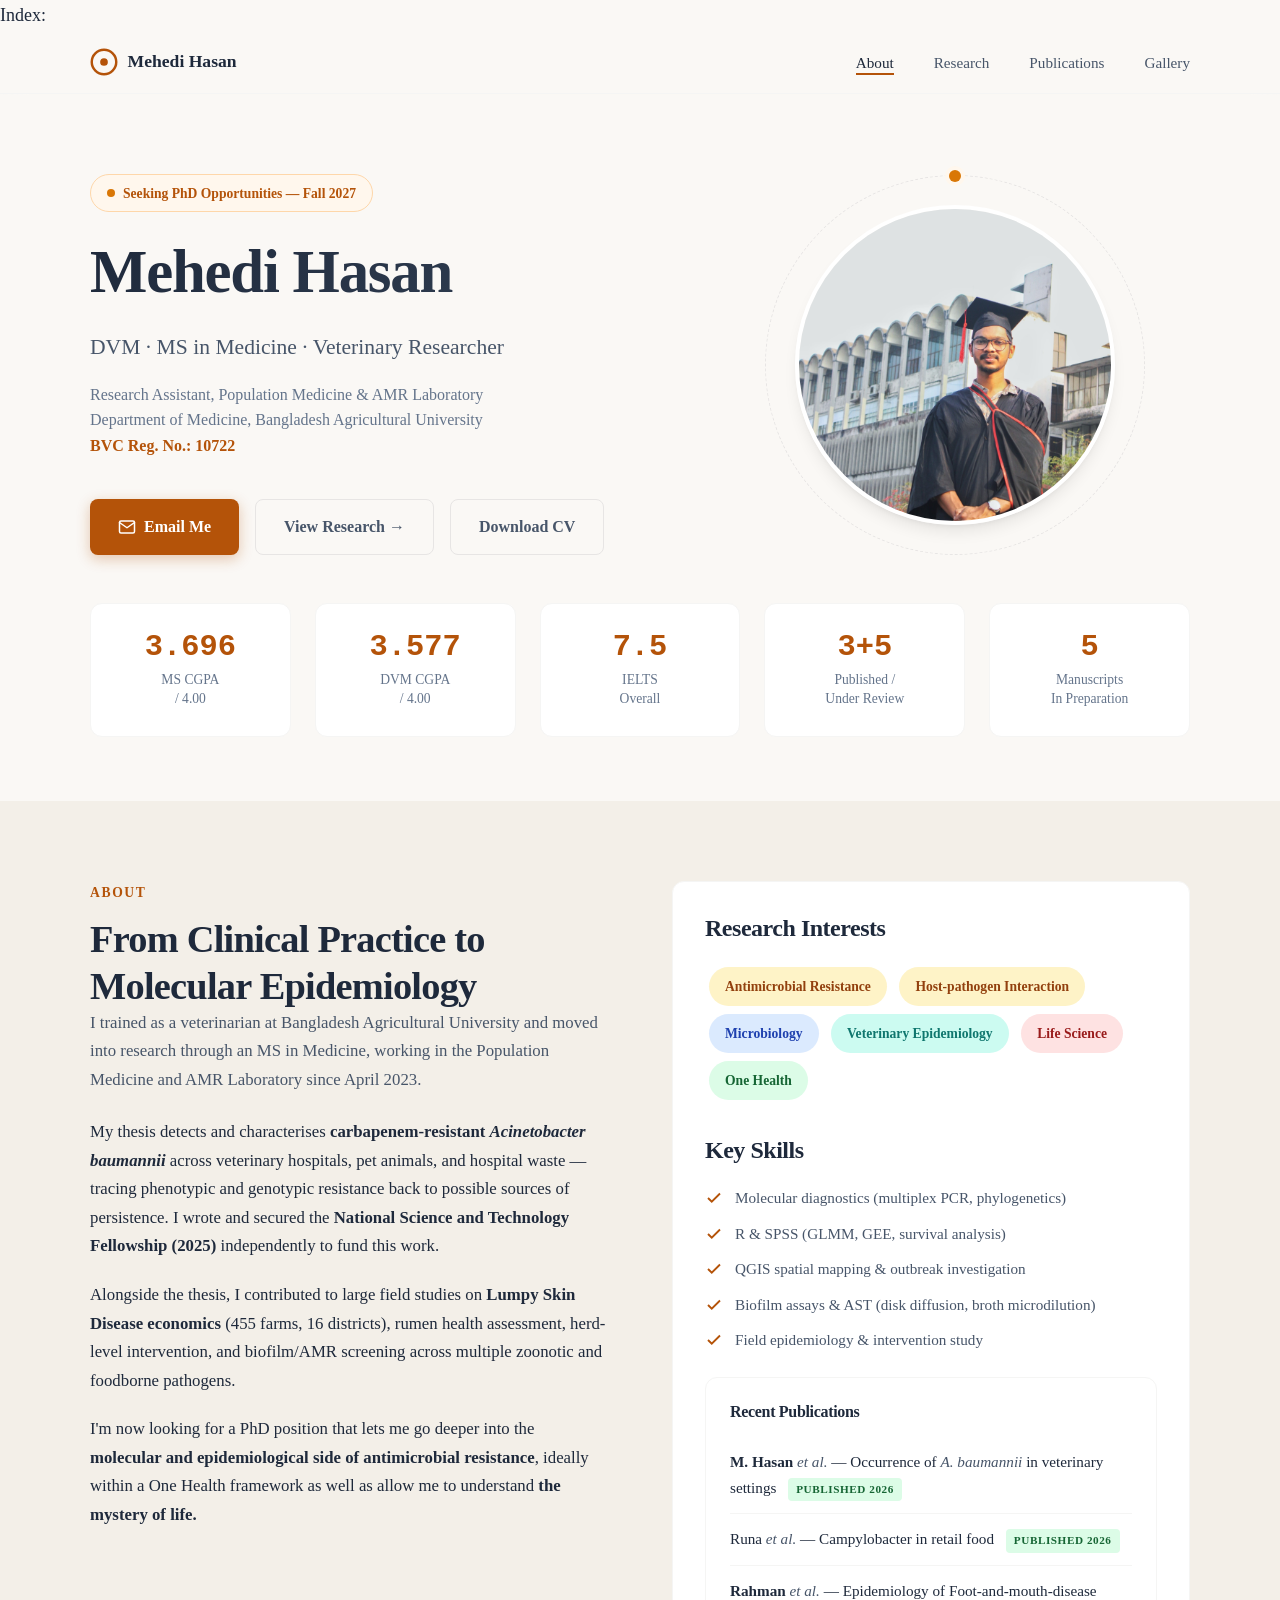
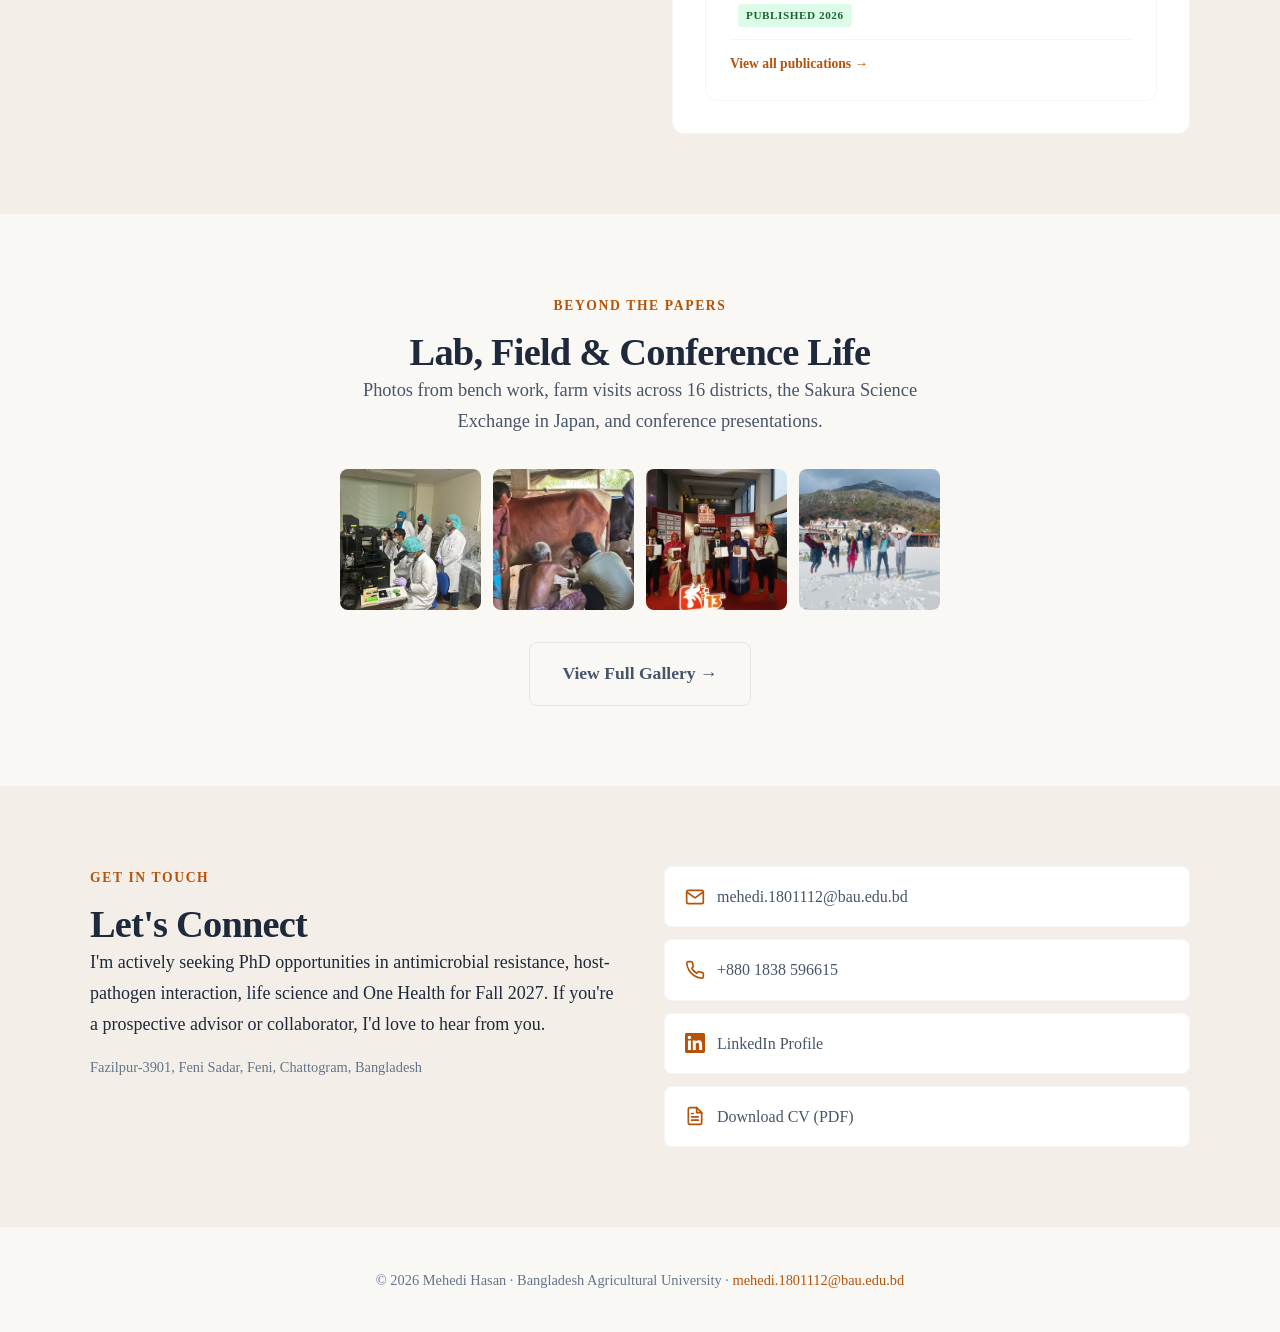
<file: index.html>
Index:
<!DOCTYPE html>
<html lang="en">
<head>
<meta charset="UTF-8">
<meta name="viewport" content="width=device-width, initial-scale=1.0">
<title>Mehedi Hasan — DVM, MS | Veterinary & AMR Researcher</title>
<meta name="description" content="Portfolio of Mehedi Hasan, DVM, MS in Medicine — researching antimicrobial resistance in zoonotic pathogens, seeking PhD opportunities.">
<style>
/* ============================================
   DESIGN TOKENS
   ============================================ */
:root {
  --bg-primary: #faf8f5;
  --bg-secondary: #f3efe8;
  --bg-card: #ffffff;
  --text-primary: #1e293b;
  --text-secondary: #475569;
  --text-muted: #64748b;
  --accent: #b45309;
  --accent-light: #d97706;
  --accent-bg: #fff7ed;
  --border: #e7e5e4;
  --border-light: #f5f5f4;
  --shadow-sm: 0 1px 2px 0 rgb(0 0 0 / 0.05);
  --shadow: 0 4px 6px -1px rgb(0 0 0 / 0.07), 0 2px 4px -2px rgb(0 0 0 / 0.07);
  --shadow-lg: 0 10px 15px -3px rgb(0 0 0 / 0.08), 0 4px 6px -4px rgb(0 0 0 / 0.08);
  --radius: 12px;
  --radius-sm: 8px;
  --max-width: 1100px;
  --font-sans: "Source Serif 4", Georgia, "Times New Roman", serif;
  --font-mono: "SF Mono", Monaco, "Cascadia Code", monospace;
}

/* ============================================
   RESET & BASE
   ============================================ */
*, *::before, *::after { box-sizing: border-box; margin: 0; padding: 0; }
html { scroll-behavior: smooth; }
body {
  font-family: var(--font-sans);
  font-size: 18px;
  line-height: 1.7;
  color: var(--text-primary);
  background: var(--bg-primary);
  -webkit-font-smoothing: antialiased;
  -moz-osx-font-smoothing: grayscale;
}
img, svg { display: block; max-width: 100%; }
a { color: inherit; text-decoration: none; }
ul { list-style: none; }

/* ============================================
   TYPOGRAPHY
   ============================================ */
h1, h2, h3, h4 {
  font-weight: 600;
  line-height: 1.2;
  letter-spacing: -0.02em;
  color: var(--text-primary);
}
h1 { font-size: clamp(2.6rem, 5vw, 3.8rem); }
h2 { font-size: clamp(1.8rem, 3.5vw, 2.4rem); }
h3 { font-size: clamp(1.2rem, 2vw, 1.5rem); }
h4 { font-size: 1.1rem; font-weight: 600; }

.eyebrow {
  display: inline-block;
  font-size: 0.85rem;
  font-weight: 600;
  text-transform: uppercase;
  letter-spacing: 0.12em;
  color: var(--accent);
  margin-bottom: 0.75rem;
}

.lead {
  font-size: 1.25rem;
  line-height: 1.7;
  color: var(--text-secondary);
}

.small { font-size: 0.9rem; color: var(--text-muted); }

/* ============================================
   LAYOUT
   ============================================ */
.wrap {
  width: 90%;
  max-width: var(--max-width);
  margin: 0 auto;
}

.section {
  padding: 5rem 0;
}
.section-alt {
  background: var(--bg-secondary);
}

/* ============================================
   NAVIGATION
   ============================================ */
.site-nav {
  position: sticky;
  top: 0;
  z-index: 100;
  background: rgba(250, 248, 245, 0.92);
  backdrop-filter: blur(12px);
  border-bottom: 1px solid var(--border-light);
  padding: 1rem 0;
}
.site-nav .wrap {
  display: flex;
  align-items: center;
  justify-content: space-between;
}
.brand {
  display: flex;
  align-items: center;
  gap: 0.6rem;
  font-weight: 600;
  font-size: 1.1rem;
  color: var(--text-primary);
}
.brand svg {
  width: 28px;
  height: 28px;
}
.nav-links {
  display: flex;
  gap: 2.5rem;
}
.nav-links a {
  font-size: 0.95rem;
  font-weight: 500;
  color: var(--text-secondary);
  position: relative;
  padding: 0.25rem 0;
  transition: color 0.2s;
}
.nav-links a::after {
  content: '';
  position: absolute;
  bottom: 0;
  left: 0;
  width: 0;
  height: 2px;
  background: var(--accent);
  transition: width 0.3s ease;
}
.nav-links a:hover,
.nav-links a.active {
  color: var(--text-primary);
}
.nav-links a:hover::after,
.nav-links a.active::after {
  width: 100%;
}
.nav-toggle {
  display: none;
  background: none;
  border: 1px solid var(--border);
  padding: 0.5rem 1rem;
  border-radius: var(--radius-sm);
  font-size: 0.9rem;
  cursor: pointer;
  color: var(--text-primary);
}

/* ============================================
   HERO
   ============================================ */
.hero {
  padding: 5rem 0 3rem;
  position: relative;
  overflow: hidden;
}
.hero .wrap {
  display: grid;
  grid-template-columns: 1.2fr 1fr;
  gap: 4rem;
  align-items: center;
}
.hero-badge {
  display: inline-flex;
  align-items: center;
  gap: 0.5rem;
  background: var(--accent-bg);
  color: var(--accent);
  font-size: 0.85rem;
  font-weight: 600;
  padding: 0.4rem 1rem;
  border-radius: 100px;
  margin-bottom: 1.5rem;
  border: 1px solid #fed7aa;
}
.hero-badge::before {
  content: '';
  width: 8px;
  height: 8px;
  background: var(--accent-light);
  border-radius: 50%;
  animation: pulse 2s infinite;
}
@keyframes pulse {
  0%, 100% { opacity: 1; }
  50% { opacity: 0.4; }
}
.hero h1 {
  margin-bottom: 1.25rem;
  background: linear-gradient(135deg, var(--text-primary) 0%, #334155 100%);
  -webkit-background-clip: text;
  -webkit-text-fill-color: transparent;
  background-clip: text;
}
.hero .subtitle {
  font-size: 1.35rem;
  color: var(--text-secondary);
  margin-bottom: 1rem;
  font-weight: 500;
}
.hero .affiliation {
  font-size: 1rem;
  color: var(--text-muted);
  margin-bottom: 2.5rem;
  line-height: 1.6;
}
.hero-cta {
  display: flex;
  flex-wrap: wrap;
  gap: 1rem;
}
.btn {
  display: inline-flex;
  align-items: center;
  gap: 0.5rem;
  padding: 0.85rem 1.75rem;
  border-radius: var(--radius-sm);
  font-size: 1rem;
  font-weight: 600;
  transition: all 0.2s ease;
  cursor: pointer;
  border: none;
}
.btn-primary {
  background: var(--accent);
  color: white;
  box-shadow: 0 4px 14px rgba(180, 83, 9, 0.3);
}
.btn-primary:hover {
  background: #92400e;
  transform: translateY(-1px);
  box-shadow: 0 6px 20px rgba(180, 83, 9, 0.35);
}
.btn-ghost {
  background: transparent;
  color: var(--text-secondary);
  border: 1.5px solid var(--border);
}
.btn-ghost:hover {
  border-color: var(--accent);
  color: var(--accent);
  background: var(--accent-bg);
}
.hero-figure {
  position: relative;
  display: flex;
  justify-content: center;
  align-items: center;
}
.hero-figure .photo-frame {
  width: 320px;
  height: 320px;
  border-radius: 50%;
  overflow: hidden;
  position: relative;
  box-shadow: var(--shadow-lg);
  border: 4px solid white;
}
.hero-figure .photo-frame img {
  width: 100%;
  height: 100%;
  object-fit: cover;
}
.hero-figure .orbit {
  position: absolute;
  width: 380px;
  height: 380px;
  border: 1.5px dashed var(--border);
  border-radius: 50%;
  animation: spin 30s linear infinite;
}
.hero-figure .orbit-dot {
  position: absolute;
  width: 12px;
  height: 12px;
  background: var(--accent-light);
  border-radius: 50%;
  top: -6px;
  left: 50%;
  transform: translateX(-50%);
  box-shadow: 0 0 0 4px var(--accent-bg);
}
@keyframes spin {
  from { transform: rotate(0deg); }
  to { transform: rotate(360deg); }
}

/* ============================================
   STATS STRIP
   ============================================ */
.stats-section {
  padding: 0 0 4rem;
}
.stats-grid {
  display: grid;
  grid-template-columns: repeat(5, 1fr);
  gap: 1.5rem;
}
.stat-card {
  background: var(--bg-card);
  border: 1px solid var(--border-light);
  border-radius: var(--radius);
  padding: 1.75rem 1.25rem;
  text-align: center;
  transition: transform 0.2s, box-shadow 0.2s;
}
.stat-card:hover {
  transform: translateY(-3px);
  box-shadow: var(--shadow-lg);
}
.stat-card .num {
  display: block;
  font-family: var(--font-mono);
  font-size: 1.9rem;
  font-weight: 700;
  color: var(--accent);
  line-height: 1;
  margin-bottom: 0.5rem;
}
.stat-card .label {
  font-size: 0.85rem;
  color: var(--text-muted);
  line-height: 1.4;
  font-weight: 500;
}

/* ============================================
   ABOUT
   ============================================ */
.about-grid {
  display: grid;
  grid-template-columns: 1fr 1fr;
  gap: 4rem;
  align-items: start;
}
.about-text p {
  margin-bottom: 1.25rem;
  font-size: 1.05rem;
}
.about-text p:last-child {
  margin-bottom: 0;
}
.highlight-box {
  background: var(--bg-card);
  border: 1px solid var(--border-light);
  border-radius: var(--radius);
  padding: 2rem;
  position: sticky;
  top: 100px;
}
.highlight-box h3 {
  margin-bottom: 1.25rem;
  color: var(--text-primary);
}
.research-tag {
  display: inline-block;
  padding: 0.5rem 1rem;
  border-radius: 100px;
  font-size: 0.85rem;
  font-weight: 600;
  margin: 0.25rem;
  transition: transform 0.15s;
}
.research-tag:hover {
  transform: scale(1.05);
}
.tag-amr { background: #fef3c7; color: #92400e; }
.tag-zoonotic { background: #fee2e2; color: #991b1b; }
.tag-onehealth { background: #dcfce7; color: #166534; }
.tag-vph { background: #dbeafe; color: #1e40af; }
.tag-field { background: #f3e8ff; color: #6b21a8; }
.tag-molecular { background: #ccfbf1; color: #0f766e; }

/* ============================================
   PUBLICATIONS PREVIEW
   ============================================ */
.pub-preview {
  background: var(--bg-card);
  border: 1px solid var(--border-light);
  border-radius: var(--radius);
  padding: 1.5rem;
  margin-top: 1.5rem;
}
.pub-preview h4 {
  margin-bottom: 1rem;
  font-size: 1rem;
}
.pub-item {
  padding: 0.75rem 0;
  border-bottom: 1px solid var(--border-light);
  font-size: 0.95rem;
}
.pub-item:last-child { border-bottom: none; }
.pub-item strong { color: var(--text-primary); }
.pub-item em { color: var(--text-secondary); }
.pub-status {
  display: inline-block;
  font-size: 0.7rem;
  font-weight: 700;
  text-transform: uppercase;
  letter-spacing: 0.05em;
  padding: 0.15rem 0.5rem;
  border-radius: 4px;
  margin-left: 0.5rem;
}
.status-published { background: #dcfce7; color: #166534; }
.status-review { background: #fef3c7; color: #92400e; }

/* ============================================
   GALLERY CTA
   ============================================ */
.gallery-cta {
  text-align: center;
  max-width: 600px;
  margin: 0 auto;
}
.gallery-cta p {
  font-size: 1.15rem;
  color: var(--text-secondary);
  margin-bottom: 2rem;
}
.gallery-grid-preview {
  display: grid;
  grid-template-columns: repeat(4, 1fr);
  gap: 0.75rem;
  margin-bottom: 2rem;
}
.gallery-thumb {
  aspect-ratio: 1;
  border-radius: var(--radius-sm);
  overflow: hidden;
  background: var(--bg-secondary);
  position: relative;
}
.gallery-thumb img {
  width: 100%;
  height: 100%;
  object-fit: cover;
  transition: transform 0.3s ease;
}
.gallery-thumb:hover img {
  transform: scale(1.08);
}

/* ============================================
   CONTACT
   ============================================ */
.contact-grid {
  display: grid;
  grid-template-columns: 1fr 1fr;
  gap: 3rem;
}
.contact-info p {
  font-size: 1.1rem;
  margin-bottom: 1.5rem;
  color: var(--text-secondary);
}
.contact-links {
  display: flex;
  flex-direction: column;
  gap: 0.75rem;
}
.contact-link {
  display: flex;
  align-items: center;
  gap: 0.75rem;
  padding: 1rem 1.25rem;
  background: var(--bg-card);
  border: 1px solid var(--border-light);
  border-radius: var(--radius-sm);
  font-size: 1rem;
  font-weight: 500;
  color: var(--text-secondary);
  transition: all 0.2s;
}
.contact-link:hover {
  border-color: var(--accent);
  color: var(--accent);
  background: var(--accent-bg);
  transform: translateX(4px);
}
.contact-link svg {
  width: 20px;
  height: 20px;
  flex-shrink: 0;
  color: var(--accent);
}

/* ============================================
   FOOTER
   ============================================ */
.site-footer {
  border-top: 1px solid var(--border-light);
  padding: 2.5rem 0;
  text-align: center;
}
.site-footer p {
  font-size: 0.9rem;
  color: var(--text-muted);
}
.site-footer a {
  color: var(--accent);
  font-weight: 500;
}

/* ============================================
   ANIMATIONS
   ============================================ */
.fade-in {
  opacity: 0;
  transform: translateY(24px);
  transition: opacity 0.7s ease, transform 0.7s ease;
}
.fade-in.visible {
  opacity: 1;
  transform: translateY(0);
}

/* ============================================
   RESPONSIVE
   ============================================ */
@media (max-width: 900px) {
  .hero .wrap { grid-template-columns: 1fr; text-align: center; gap: 3rem; }
  .hero-cta { justify-content: center; }
  .hero-figure .photo-frame { width: 260px; height: 260px; }
  .hero-figure .orbit { width: 310px; height: 310px; }
  .about-grid { grid-template-columns: 1fr; }
  .highlight-box { position: static; }
  .stats-grid { grid-template-columns: repeat(3, 1fr); }
  .contact-grid { grid-template-columns: 1fr; }
  .gallery-grid-preview { grid-template-columns: repeat(2, 1fr); }
}

@media (max-width: 600px) {
  body { font-size: 16px; }
  .nav-links {
    display: none;
    position: absolute;
    top: 100%;
    left: 0;
    right: 0;
    background: var(--bg-primary);
    border-bottom: 1px solid var(--border);
    padding: 1rem;
    flex-direction: column;
    gap: 1rem;
  }
  .nav-links.open { display: flex; }
  .nav-toggle { display: block; }
  .stats-grid { grid-template-columns: repeat(2, 1fr); }
  .section { padding: 3rem 0; }
  .hero { padding: 3rem 0 2rem; }
}
</style>
</head>
<body>

<!-- NAVIGATION -->
<nav class="site-nav">
  <div class="wrap">
    <a href="index.html" class="brand">
      <svg width="28" height="28" viewBox="0 0 16 16" aria-hidden="true">
        <circle cx="8" cy="8" r="7" fill="none" stroke="#b45309" stroke-width="1.4"/>
        <circle cx="8" cy="8" r="2.2" fill="#b45309"/>
      </svg>
      Mehedi Hasan
    </a>
    <button class="nav-toggle" aria-expanded="false" aria-controls="navlinks" onclick="const l=document.getElementById('navlinks'); const open=l.classList.toggle('open'); this.setAttribute('aria-expanded', open);">Menu</button>
    <ul class="nav-links" id="navlinks">
      <li><a href="index.html" class="active">About</a></li>
      <li><a href="research.html">Research</a></li>
      <li><a href="publications.html">Publications</a></li>
      <li><a href="gallery.html">Gallery</a></li>
    </ul>
  </div>
</nav>

<!-- HERO -->
<header class="hero">
  <div class="wrap">
    <div class="fade-in">
      <div class="hero-badge">Seeking PhD Opportunities — Fall 2027</div>
      <h1>Mehedi Hasan</h1>
      <p class="subtitle">DVM · MS in Medicine · Veterinary Researcher</p>
      <p class="affiliation">
        Research Assistant, Population Medicine &amp; AMR Laboratory<br>
        Department of Medicine, Bangladesh Agricultural University<br>
        <span style="color: var(--accent); font-weight: 600;">BVC Reg. No.: 10722</span>
      </p>
      <div class="hero-cta">
        <a class="btn btn-primary" href="mailto:mehedi.1801112@bau.edu.bd">
          <svg width="18" height="18" viewBox="0 0 24 24" fill="none" stroke="currentColor" stroke-width="2" stroke-linecap="round" stroke-linejoin="round"><path d="M4 4h16c1.1 0 2 .9 2 2v12c0 1.1-.9 2-2 2H4c-1.1 0-2-.9-2-2V6c0-1.1.9-2 2-2z"></path><polyline points="22,6 12,13 2,6"></polyline></svg>
          Email Me
        </a>
        <a class="btn btn-ghost" href="research.html">View Research →</a>
        <a class="btn btn-ghost" href="assets/Mehedi_Hasan_CV.pdf">Download CV</a>
      </div>
    </div>
    <div class="hero-figure fade-in">
      <div class="orbit"><div class="orbit-dot"></div></div>
      <div class="photo-frame">
        <img src="assets/gallery/IMG_6568-01.jpeg" alt="Portrait of Mehedi Hasan, DVM researcher">
      </div>
    </div>
  </div>
</header>

<!-- STATS -->
<section class="stats-section">
  <div class="wrap">
    <div class="stats-grid fade-in">
      <div class="stat-card">
        <span class="num">3.696</span>
        <span class="label">MS CGPA<br>/ 4.00</span>
      </div>
      <div class="stat-card">
        <span class="num">3.577</span>
        <span class="label">DVM CGPA<br>/ 4.00</span>
      </div>
      <div class="stat-card">
        <span class="num">7.5</span>
        <span class="label">IELTS<br>Overall</span>
      </div>
      <div class="stat-card">
        <span class="num">3+5</span>
        <span class="label">Published /<br>Under Review</span>
      </div>
      <div class="stat-card">
        <span class="num">5 </span>
        <span class="label">Manuscripts<br>In Preparation</span>
      </div>
    </div>
  </div>
</section>

<!-- ABOUT -->
<section class="section section-alt">
  <div class="wrap">
    <div class="about-grid fade-in">
      <div class="about-text">
        <span class="eyebrow">About</span>
        <h2>From Clinical Practice to Molecular Epidemiology</h2>
        <p class="lead" style="margin-bottom: 1.5rem;">I trained as a veterinarian at Bangladesh Agricultural University and moved into research through an MS in Medicine, working in the Population Medicine and AMR Laboratory since April 2023.</p>
        <p>My thesis detects and characterises <strong>carbapenem-resistant <em>Acinetobacter baumannii</em></strong> across veterinary hospitals, pet animals, and hospital waste — tracing phenotypic and genotypic resistance back to possible sources of persistence. I wrote and secured the <strong>National Science and Technology Fellowship (2025)</strong> independently to fund this work.</p>
        <p>Alongside the thesis, I contributed to large field studies on <strong>Lumpy Skin Disease economics</strong> (455 farms, 16 districts), rumen health assessment, herd-level intervention, and biofilm/AMR screening across multiple zoonotic and foodborne pathogens.</p>
        <p>I'm now looking for a PhD position that lets me go deeper into the <strong>molecular and epidemiological side of antimicrobial resistance</strong>, ideally within a One Health framework as well as allow me to understand <strong>the mystery of life.</strong></p>
      </div>
      <div class="highlight-box fade-in">
        <h3>Research Interests</h3>
        <div style="margin-bottom: 1.5rem;">
          <span class="research-tag tag-amr">Antimicrobial Resistance</span>
	<span class="research-tag tag-amr">Host-pathogen Interaction</span>
			<span class="research-tag tag-vph">Microbiology</span>
          <span class="research-tag tag-molecular"> Veterinary Epidemiology</span>
          <span class="research-tag tag-zoonotic">Life Science</span>
          <span class="research-tag tag-onehealth">One Health</span>
          
         
        </div>
        
        <h3 style="margin-top: 2rem;">Key Skills</h3>
        <div style="display: flex; flex-direction: column; gap: 0.6rem;">
          <div style="display: flex; align-items: center; gap: 0.75rem;">
            <svg width="18" height="18" viewBox="0 0 24 24" fill="none" stroke="#b45309" stroke-width="2.5"><polyline points="20 6 9 17 4 12"/></svg>
            <span style="font-size: 0.95rem; color: var(--text-secondary);">Molecular diagnostics (multiplex PCR, phylogenetics)</span>
          </div>
          <div style="display: flex; align-items: center; gap: 0.75rem;">
            <svg width="18" height="18" viewBox="0 0 24 24" fill="none" stroke="#b45309" stroke-width="2.5"><polyline points="20 6 9 17 4 12"/></svg>
            <span style="font-size: 0.95rem; color: var(--text-secondary);">R & SPSS (GLMM, GEE, survival analysis)</span>
          </div>
          <div style="display: flex; align-items: center; gap: 0.75rem;">
            <svg width="18" height="18" viewBox="0 0 24 24" fill="none" stroke="#b45309" stroke-width="2.5"><polyline points="20 6 9 17 4 12"/></svg>
            <span style="font-size: 0.95rem; color: var(--text-secondary);">QGIS spatial mapping & outbreak investigation</span>
          </div>
          <div style="display: flex; align-items: center; gap: 0.75rem;">
            <svg width="18" height="18" viewBox="0 0 24 24" fill="none" stroke="#b45309" stroke-width="2.5"><polyline points="20 6 9 17 4 12"/></svg>
            <span style="font-size: 0.95rem; color: var(--text-secondary);">Biofilm assays & AST (disk diffusion, broth microdilution)</span>
          </div>
          <div style="display: flex; align-items: center; gap: 0.75rem;">
            <svg width="18" height="18" viewBox="0 0 24 24" fill="none" stroke="#b45309" stroke-width="2.5"><polyline points="20 6 9 17 4 12"/></svg>
            <span style="font-size: 0.95rem; color: var(--text-secondary);">Field epidemiology & intervention study </span>
          </div>
        </div>

        <div class="pub-preview">
          <h4>Recent Publications</h4>
          <div class="pub-item">
            <strong>M. Hasan</strong> <em>et al.</em> — Occurrence of <em>A. baumannii</em> in veterinary settings
            <span class="pub-status status-published"> Published 2026</span>
          </div>
           <div class="pub-item">
            <strong></strong> Runa <em>et al.</em> — Campylobacter in retail food
            <span class="pub-status status-published">Published 2026</span>
          </div>
          <div class="pub-item">
            <strong>Rahman</strong> <em>et al.</em> — Epidemiology of Foot-and-mouth-disease
            <span class="pub-status status-published"> Published 2026</span>
          </div>
          
          <p style="margin-top: 0.75rem; font-size: 0.85rem;"><a href="publications.html" style="color: var(--accent); font-weight: 600;">View all publications →</a></p>
        </div>
      </div>
    </div>
  </div>
</section>

<!-- GALLERY CTA -->
<section class="section">
  <div class="wrap">
    <div class="gallery-cta fade-in">
      <span class="eyebrow">Beyond the Papers</span>
      <h2>Lab, Field &amp; Conference Life</h2>
      <p>Photos from bench work, farm visits across 16 districts, the Sakura Science Exchange in Japan, and conference presentations.</p>
      <div class="gallery-grid-preview">
        <div class="gallery-thumb"><img src="assets/gallery/Mehedi.jpg" alt="Lab work"></div>
        <div class="gallery-thumb"><img src="assets/gallery/Field 1.jpeg" alt="Field visit"></div>
        <div class="gallery-thumb"><img src="assets/gallery/PMAMR Lab.jpeg" alt="Conference"></div>
        <div class="gallery-thumb"><img src="assets/gallery/Sakura Science Exchange fellows at Shimane.jpeg" alt="Japan exchange"></div>
      </div>
      <a class="btn btn-ghost" href="gallery.html" style="font-size: 1.1rem; padding: 1rem 2rem;">View Full Gallery →</a>
    </div>
  </div>
</section>

<!-- CONTACT -->
<section class="section section-alt">
  <div class="wrap">
    <div class="contact-grid fade-in">
      <div>
        <span class="eyebrow">Get in Touch</span>
        <h2>Let's Connect</h2>
        <p>I'm actively seeking PhD opportunities in antimicrobial resistance, host-pathogen interaction, life science and One Health for Fall 2027. If you're a prospective advisor or collaborator, I'd love to hear from you.</p>
        <p class="small" style="margin-top: 1rem;">Fazilpur-3901, Feni Sadar, Feni, Chattogram, Bangladesh</p>
      </div>
      <div class="contact-links">
        <a class="contact-link" href="mailto:mehedi.1801112@bau.edu.bd">
          <svg viewBox="0 0 24 24" fill="none" stroke="currentColor" stroke-width="2" stroke-linecap="round" stroke-linejoin="round"><path d="M4 4h16c1.1 0 2 .9 2 2v12c0 1.1-.9 2-2 2H4c-1.1 0-2-.9-2-2V6c0-1.1.9-2 2-2z"></path><polyline points="22,6 12,13 2,6"></polyline></svg>
          mehedi.1801112@bau.edu.bd
        </a>
        <a class="contact-link" href="tel:+8801838596615">
          <svg viewBox="0 0 24 24" fill="none" stroke="currentColor" stroke-width="2" stroke-linecap="round" stroke-linejoin="round"><path d="M22 16.92v3a2 2 0 0 1-2.18 2 19.79 19.79 0 0 1-8.63-3.07 19.5 19.5 0 0 1-6-6 19.79 19.79 0 0 1-3.07-8.67A2 2 0 0 1 4.11 2h3a2 2 0 0 1 2 1.72 12.84 12.84 0 0 0 .7 2.81 2 2 0 0 1-.45 2.11L8.09 9.91a16 16 0 0 0 6 6l1.27-1.27a2 2 0 0 1 2.11-.45 12.84 12.84 0 0 0 2.81.7A2 2 0 0 1 22 16.92z"></path></svg>
          +880 1838 596615
        </a>
        <a class="contact-link" href="https://www.linkedin.com/in/mehedi-hasan-5b3404209" target="_blank" rel="noopener">
          <svg viewBox="0 0 24 24" fill="currentColor"><path d="M20.447 20.452h-3.554v-5.569c0-1.328-.027-3.037-1.852-3.037-1.853 0-2.136 1.445-2.136 2.939v5.667H9.351V9h3.414v1.561h.046c.477-.9 1.637-1.85 3.37-1.85 3.601 0 4.267 2.37 4.267 5.455v6.286zM5.337 7.433c-1.144 0-2.063-.926-2.063-2.065 0-1.138.92-2.063 2.063-2.063 1.14 0 2.064.925 2.064 2.063 0 1.139-.925 2.065-2.064 2.065zm1.782 13.019H3.555V9h3.564v11.452zM22.225 0H1.771C.792 0 0 .774 0 1.729v20.542C0 23.227.792 24 1.771 24h20.451C23.2 24 24 23.227 24 22.271V1.729C24 .774 23.2 0 22.222 0h.003z"/></svg>
          LinkedIn Profile
        </a>
        <a class="contact-link" href="assets/Mehedi_Hasan_CV.pdf">
          <svg viewBox="0 0 24 24" fill="none" stroke="currentColor" stroke-width="2" stroke-linecap="round" stroke-linejoin="round"><path d="M14 2H6a2 2 0 0 0-2 2v16a2 2 0 0 0 2 2h12a2 2 0 0 0 2-2V8z"></path><polyline points="14 2 14 8 20 8"></polyline><line x1="16" y1="13" x2="8" y2="13"></line><line x1="16" y1="17" x2="8" y2="17"></line><polyline points="10 9 9 9 8 9"></polyline></svg>
          Download CV (PDF)
        </a>
      </div>
    </div>
  </div>
</section>

<!-- FOOTER -->
<footer class="site-footer">
  <div class="wrap">
    <p>© 2026 Mehedi Hasan · Bangladesh Agricultural University · <a href="mailto:mehedi.1801112@bau.edu.bd">mehedi.1801112@bau.edu.bd</a></p>
  </div>
</footer>

<!-- SCROLL ANIMATIONS -->
<script>
const observer = new IntersectionObserver((entries) => {
  entries.forEach(entry => {
    if (entry.isIntersecting) {
      entry.target.classList.add('visible');
    }
  });
}, { threshold: 0.1 });

document.querySelectorAll('.fade-in').forEach(el => observer.observe(el));
</script>

</body>
</html>
</file>
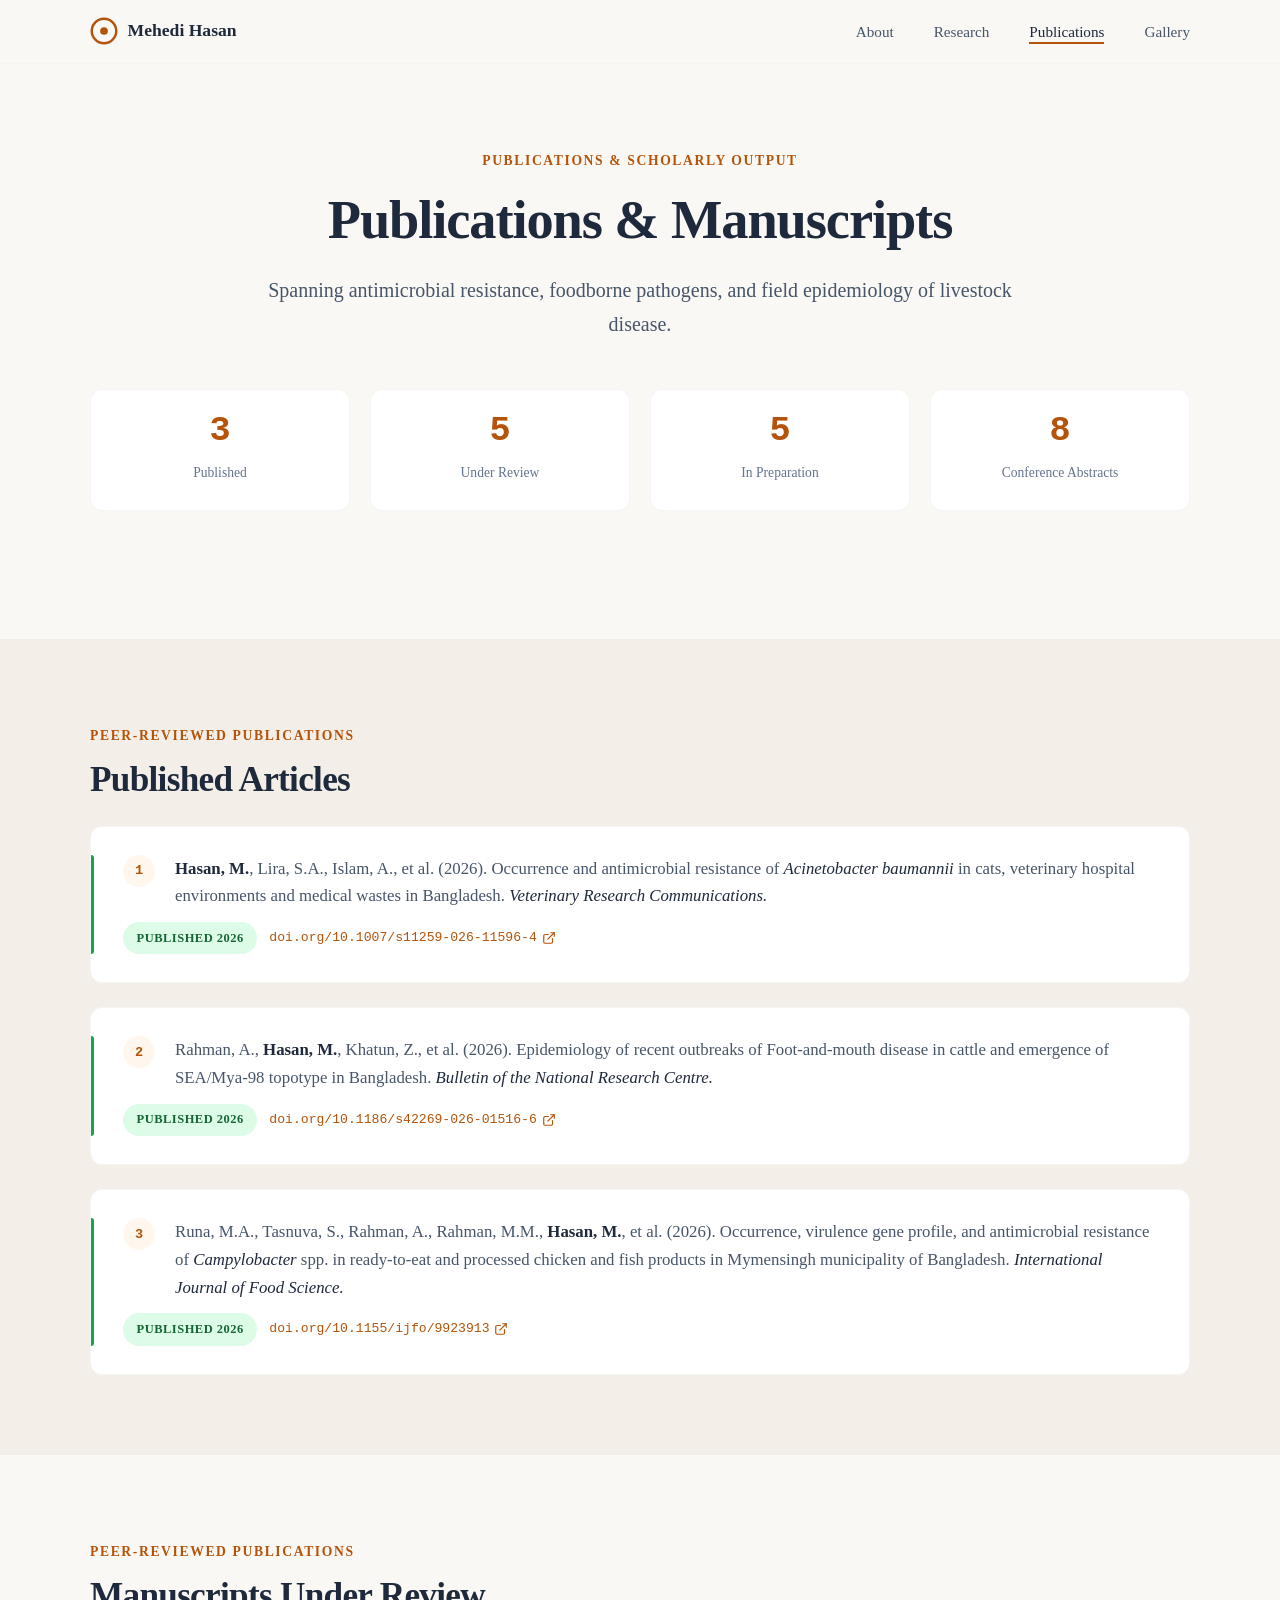
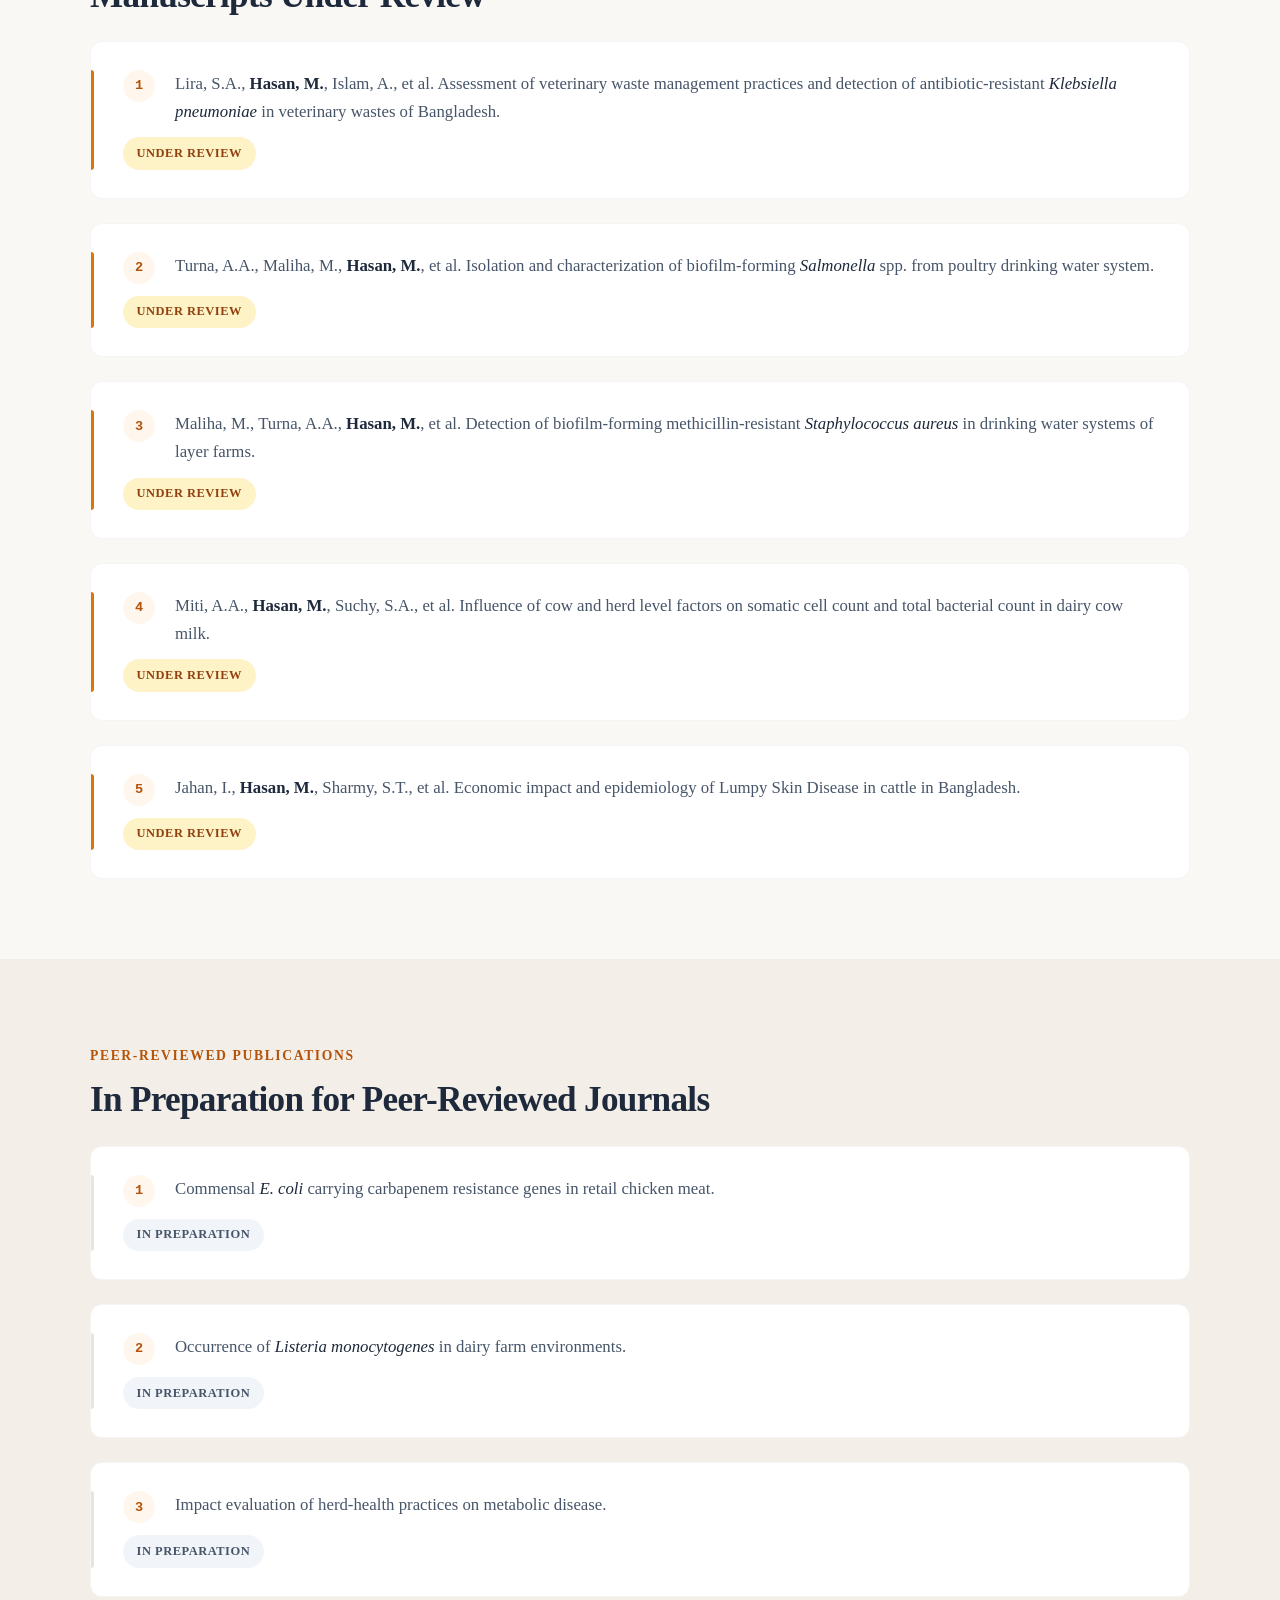
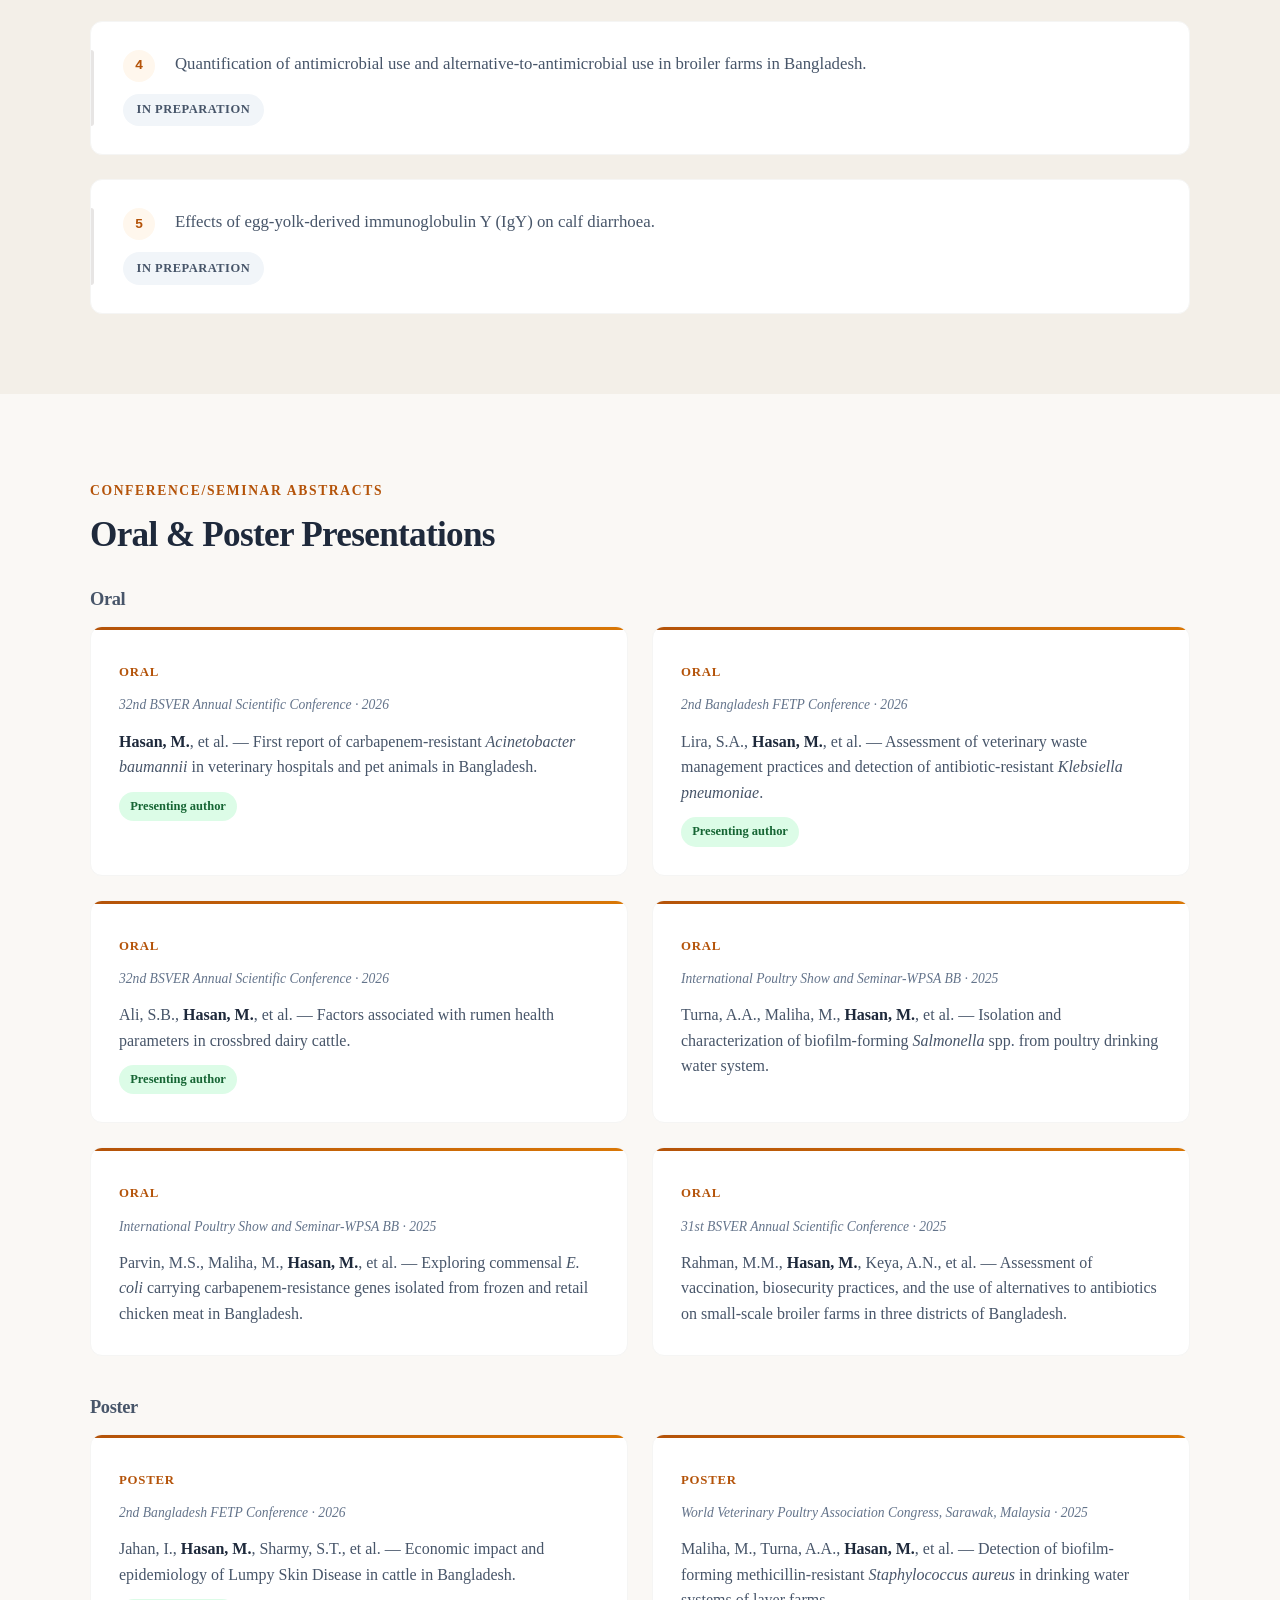
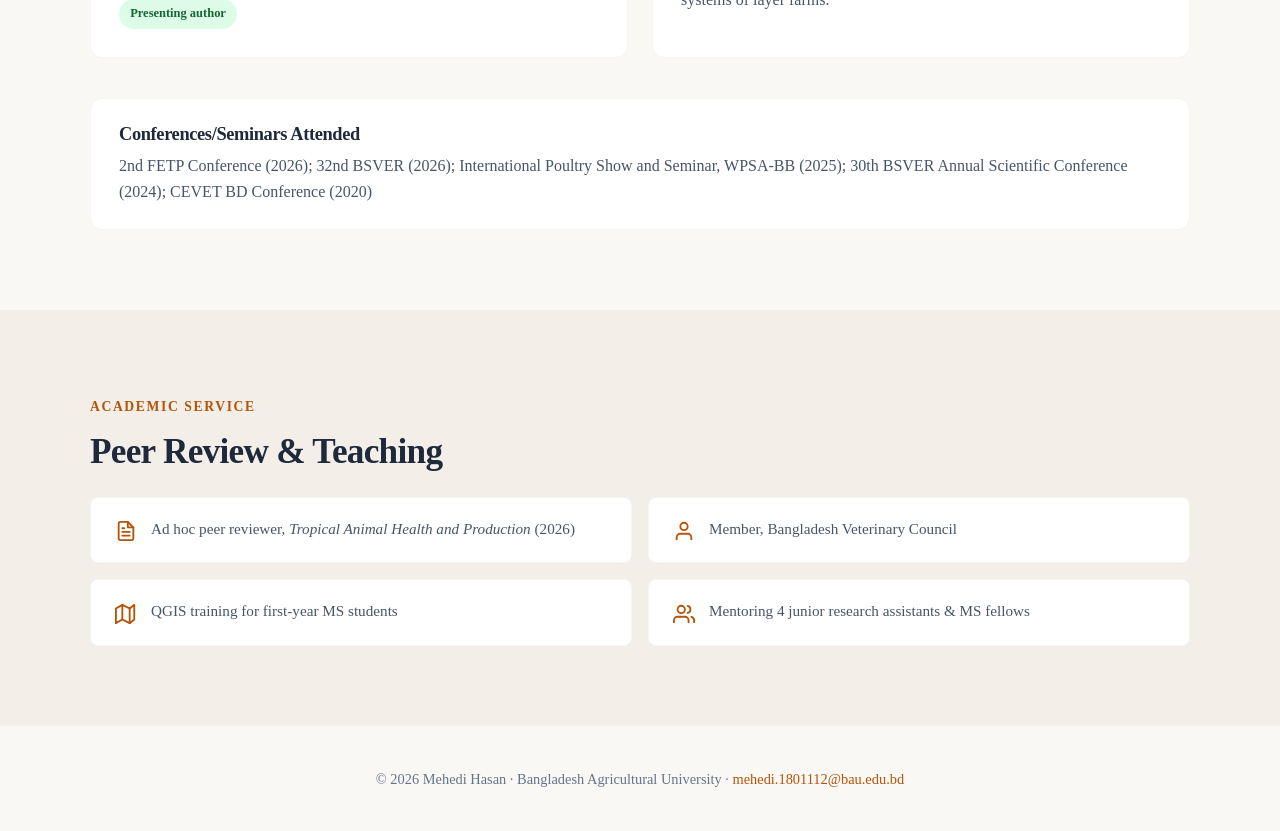
<file: publications.html>
<!DOCTYPE html>
<html lang="en">
<head>
<meta charset="UTF-8">
<meta name="viewport" content="width=device-width, initial-scale=1.0">
<title>Publications — Mehedi Hasan</title>
<style>
/* ============================================
   DESIGN TOKENS
   ============================================ */
:root {
  --bg-primary: #faf8f5;
  --bg-secondary: #f3efe8;
  --bg-card: #ffffff;
  --text-primary: #1e293b;
  --text-secondary: #475569;
  --text-muted: #64748b;
  --accent: #b45309;
  --accent-light: #d97706;
  --accent-bg: #fff7ed;
  --border: #e7e5e4;
  --border-light: #f5f5f4;
  --shadow-sm: 0 1px 2px 0 rgb(0 0 0 / 0.05);
  --shadow: 0 4px 6px -1px rgb(0 0 0 / 0.07), 0 2px 4px -2px rgb(0 0 0 / 0.07);
  --shadow-lg: 0 10px 15px -3px rgb(0 0 0 / 0.08), 0 4px 6px -4px rgb(0 0 0 / 0.08);
  --radius: 12px;
  --radius-sm: 8px;
  --max-width: 1100px;
  --font-sans: "Source Serif 4", Georgia, "Times New Roman", serif;
  --font-mono: "SF Mono", Monaco, "Cascadia Code", monospace;
}

*, *::before, *::after { box-sizing: border-box; margin: 0; padding: 0; }
html { scroll-behavior: smooth; }
body {
  font-family: var(--font-sans);
  font-size: 18px;
  line-height: 1.7;
  color: var(--text-primary);
  background: var(--bg-primary);
  -webkit-font-smoothing: antialiased;
}
img, svg { display: block; max-width: 100%; }
a { color: inherit; text-decoration: none; }
ul { list-style: none; }

h1, h2, h3, h4 {
  font-weight: 600;
  line-height: 1.2;
  letter-spacing: -0.02em;
  color: var(--text-primary);
}
h1 { font-size: clamp(2.4rem, 5vw, 3.4rem); }
h2 { font-size: clamp(1.7rem, 3.5vw, 2.2rem); }
h3 { font-size: 1.15rem; }

.eyebrow {
  display: inline-block;
  font-size: 0.85rem;
  font-weight: 600;
  text-transform: uppercase;
  letter-spacing: 0.12em;
  color: var(--accent);
  margin-bottom: 0.75rem;
}

.lead {
  font-size: 1.25rem;
  line-height: 1.7;
  color: var(--text-secondary);
}

.wrap {
  width: 90%;
  max-width: var(--max-width);
  margin: 0 auto;
}

.section { padding: 5rem 0; }
.section-alt { background: var(--bg-secondary); }

/* ============================================
   NAVIGATION
   ============================================ */
.site-nav {
  position: sticky;
  top: 0;
  z-index: 100;
  background: rgba(250, 248, 245, 0.92);
  backdrop-filter: blur(12px);
  border-bottom: 1px solid var(--border-light);
  padding: 1rem 0;
}
.site-nav .wrap {
  display: flex;
  align-items: center;
  justify-content: space-between;
}
.brand {
  display: flex;
  align-items: center;
  gap: 0.6rem;
  font-weight: 600;
  font-size: 1.1rem;
  color: var(--text-primary);
}
.brand svg { width: 28px; height: 28px; }
.nav-links { display: flex; gap: 2.5rem; }
.nav-links a {
  font-size: 0.95rem;
  font-weight: 500;
  color: var(--text-secondary);
  position: relative;
  padding: 0.25rem 0;
  transition: color 0.2s;
}
.nav-links a::after {
  content: '';
  position: absolute;
  bottom: 0; left: 0;
  width: 0; height: 2px;
  background: var(--accent);
  transition: width 0.3s ease;
}
.nav-links a:hover,
.nav-links a.active { color: var(--text-primary); }
.nav-links a:hover::after,
.nav-links a.active::after { width: 100%; }
.nav-toggle {
  display: none;
  background: none;
  border: 1px solid var(--border);
  padding: 0.5rem 1rem;
  border-radius: var(--radius-sm);
  font-size: 0.9rem;
  cursor: pointer;
  color: var(--text-primary);
}

/* ============================================
   HERO
   ============================================ */
.hero {
  padding: 5rem 0 3rem;
  text-align: center;
}
.hero .wrap { max-width: 780px; }
.hero .eyebrow { margin-bottom: 1rem; }
.hero h1 { margin-bottom: 1.25rem; }
.hero .lead { margin-bottom: 0; }

/* ============================================
   PUBLICATION SUMMARY BAR
   ============================================ */
.pub-summary {
  display: grid;
  grid-template-columns: repeat(4, 1fr);
  gap: 1.25rem;
  margin-bottom: 3rem;
}
.summary-card {
  background: var(--bg-card);
  border: 1px solid var(--border-light);
  border-radius: var(--radius);
  padding: 1.5rem;
  text-align: center;
  transition: transform 0.2s, box-shadow 0.2s;
}
.summary-card:hover {
  transform: translateY(-3px);
  box-shadow: var(--shadow-lg);
}
.summary-card .num {
  display: block;
  font-family: var(--font-mono);
  font-size: 2.2rem;
  font-weight: 700;
  color: var(--accent);
  line-height: 1;
  margin-bottom: 0.4rem;
}
.summary-card .label {
  font-size: 0.85rem;
  color: var(--text-muted);
  font-weight: 500;
}

/* ============================================
   PUBLICATION LISTS
   ============================================ */
.pub-section { margin-bottom: 3.5rem; }
.pub-section:last-child { margin-bottom: 0; }

.pub-list {
  display: flex;
  flex-direction: column;
  gap: 1.5rem;
}
.pub-item {
  background: var(--bg-card);
  border: 1px solid var(--border-light);
  border-radius: var(--radius);
  padding: 1.75rem 2rem;
  transition: transform 0.2s, box-shadow 0.2s;
  position: relative;
}
.pub-item:hover {
  transform: translateY(-2px);
  box-shadow: var(--shadow-lg);
}
.pub-item::before {
  content: '';
  position: absolute;
  left: 0; top: 1.75rem; bottom: 1.75rem;
  width: 3px;
  border-radius: 0 3px 3px 0;
}
.pub-item.published::before { background: #16a34a; }
.pub-item.review::before { background: var(--accent-light); }
.pub-item.prep::before { background: var(--border); }

.pub-num {
  display: inline-flex;
  align-items: center;
  justify-content: center;
  width: 32px;
  height: 32px;
  background: var(--accent-bg);
  color: var(--accent);
  font-family: var(--font-mono);
  font-size: 0.85rem;
  font-weight: 700;
  border-radius: 50%;
  margin-right: 0.75rem;
  flex-shrink: 0;
}
.pub-header {
  display: flex;
  align-items: flex-start;
  gap: 0.5rem;
}
.pub-text {
  font-size: 1.05rem;
  line-height: 1.65;
  color: var(--text-secondary);
}
.pub-text strong {
  color: var(--text-primary);
  font-weight: 600;
}
.pub-text em {
  font-style: italic;
  color: var(--text-primary);
}
.pub-text .journal {
  font-style: italic;
  color: var(--text-primary);
  font-weight: 500;
}

.pub-meta {
  display: flex;
  align-items: center;
  gap: 0.75rem;
  margin-top: 0.75rem;
  flex-wrap: wrap;
}
.status-badge {
  display: inline-flex;
  align-items: center;
  gap: 0.35rem;
  font-size: 0.78rem;
  font-weight: 600;
  text-transform: uppercase;
  letter-spacing: 0.04em;
  padding: 0.35rem 0.85rem;
  border-radius: 100px;
}
.status-published { background: #dcfce7; color: #166534; }
.status-review { background: #fef3c7; color: #92400e; }
.status-prep { background: #f1f5f9; color: #475569; }

.doi-link {
  font-family: var(--font-mono);
  font-size: 0.82rem;
  color: var(--accent);
  font-weight: 500;
  display: inline-flex;
  align-items: center;
  gap: 0.3rem;
  transition: color 0.2s;
}
.doi-link:hover { color: #92400e; text-decoration: underline; }
.doi-link svg {
  width: 14px;
  height: 14px;
}

/* ============================================
   CONFERENCE CARDS
   ============================================ */
.conf-group { margin-bottom: 2.5rem; }
.conf-group:last-of-type { margin-bottom: 0; }
.conf-group h3 {
  margin-bottom: 1rem;
  color: var(--text-secondary);
}
.card-grid {
  display: grid;
  grid-template-columns: repeat(2, 1fr);
  gap: 1.5rem;
}
.conf-card {
  background: var(--bg-card);
  border: 1px solid var(--border-light);
  border-radius: var(--radius);
  padding: 1.75rem;
  transition: transform 0.2s, box-shadow 0.2s;
  position: relative;
  overflow: hidden;
}
.conf-card:hover {
  transform: translateY(-3px);
  box-shadow: var(--shadow-lg);
}
.conf-card::before {
  content: '';
  position: absolute;
  top: 0; left: 0; right: 0;
  height: 3px;
  background: linear-gradient(90deg, var(--accent), var(--accent-light));
}
.conf-type {
  display: inline-flex;
  align-items: center;
  gap: 0.4rem;
  font-size: 0.8rem;
  font-weight: 700;
  text-transform: uppercase;
  letter-spacing: 0.06em;
  color: var(--accent);
  margin-bottom: 0.6rem;
}
.conf-type svg { width: 16px; height: 16px; }
.conf-meta {
  font-size: 0.85rem;
  color: var(--text-muted);
  margin-bottom: 0.75rem;
  font-style: italic;
}
.conf-card p {
  font-size: 1rem;
  line-height: 1.6;
  color: var(--text-secondary);
}
.conf-card p strong {
  color: var(--text-primary);
  font-weight: 600;
}
.presenting {
  display: inline-block;
  margin-top: 0.75rem;
  font-size: 0.78rem;
  font-weight: 600;
  color: #166534;
  background: #dcfce7;
  padding: 0.25rem 0.7rem;
  border-radius: 100px;
}

.attended {
  margin-top: 2.5rem;
  background: var(--bg-card);
  border: 1px solid var(--border-light);
  border-radius: var(--radius);
  padding: 1.5rem 1.75rem;
}
.attended h3 { margin-bottom: 0.5rem; }
.attended p {
  font-size: 1rem;
  color: var(--text-secondary);
  line-height: 1.65;
}

/* ============================================
   SERVICE TAGS
   ============================================ */
.service-grid {
  display: grid;
  grid-template-columns: repeat(2, 1fr);
  gap: 1rem;
}
.service-item {
  display: flex;
  align-items: flex-start;
  gap: 0.875rem;
  background: var(--bg-card);
  border: 1px solid var(--border-light);
  border-radius: var(--radius-sm);
  padding: 1.25rem 1.5rem;
  transition: all 0.2s;
}
.service-item:hover {
  border-color: var(--accent);
  background: var(--accent-bg);
}
.service-item svg {
  width: 22px;
  height: 22px;
  color: var(--accent);
  flex-shrink: 0;
  margin-top: 0.15rem;
}
.service-item span {
  font-size: 0.95rem;
  color: var(--text-secondary);
  line-height: 1.5;
}

/* ============================================
   FOOTER
   ============================================ */
.site-footer {
  border-top: 1px solid var(--border-light);
  padding: 2.5rem 0;
  text-align: center;
}
.site-footer p {
  font-size: 0.9rem;
  color: var(--text-muted);
}
.site-footer a {
  color: var(--accent);
  font-weight: 500;
}

/* ============================================
   ANIMATIONS
   ============================================ */
.fade-in {
  opacity: 0;
  transform: translateY(24px);
  transition: opacity 0.7s ease, transform 0.7s ease;
}
.fade-in.visible {
  opacity: 1;
  transform: translateY(0);
}

/* ============================================
   RESPONSIVE
   ============================================ */
@media (max-width: 900px) {
  .pub-summary { grid-template-columns: repeat(2, 1fr); }
  .card-grid { grid-template-columns: 1fr; }
  .service-grid { grid-template-columns: 1fr; }
}
@media (max-width: 600px) {
  body { font-size: 16px; }
  .nav-links {
    display: none;
    position: absolute;
    top: 100%; left: 0; right: 0;
    background: var(--bg-primary);
    border-bottom: 1px solid var(--border);
    padding: 1rem;
    flex-direction: column;
    gap: 1rem;
  }
  .nav-links.open { display: flex; }
  .nav-toggle { display: block; }
  .section { padding: 3rem 0; }
  .hero { padding: 3rem 0 2rem; }
  .pub-item { padding: 1.25rem 1.5rem; }
  .pub-summary { gap: 0.75rem; }
  .summary-card { padding: 1.25rem; }
}
@media (prefers-reduced-motion: reduce) {
  .fade-in { opacity: 1; transform: none; transition: none; }
}
</style>
</head>
<body>

<!-- NAVIGATION -->
<nav class="site-nav">
  <div class="wrap">
    <a href="index.html" class="brand">
      <svg width="28" height="28" viewBox="0 0 16 16" aria-hidden="true">
        <circle cx="8" cy="8" r="7" fill="none" stroke="#b45309" stroke-width="1.4"/>
        <circle cx="8" cy="8" r="2.2" fill="#b45309"/>
      </svg>
      Mehedi Hasan
    </a>
    <button class="nav-toggle" aria-expanded="false" aria-controls="navlinks" onclick="const l=document.getElementById('navlinks'); const open=l.classList.toggle('open'); this.setAttribute('aria-expanded', open);">Menu</button>
    <ul class="nav-links" id="navlinks">
      <li><a href="index.html">About</a></li>
      <li><a href="research.html">Research</a></li>
      <li><a href="publications.html" class="active">Publications</a></li>
      <li><a href="gallery.html">Gallery</a></li>
    </ul>
  </div>
</nav>

<!-- HERO -->
<header class="hero">
  <div class="wrap fade-in">
    <span class="eyebrow">Publications &amp; Scholarly Output</span>
    <h1>Publications &amp; Manuscripts</h1>
    <p class="lead">Spanning antimicrobial resistance, foodborne pathogens, and field epidemiology of livestock disease.</p>
  </div>
</header>

<!-- SUMMARY STATS -->
<section class="section" style="padding-top: 0;">
  <div class="wrap">
    <div class="pub-summary fade-in">
      <div class="summary-card">
        <span class="num">3</span>
        <span class="label">Published</span>
      </div>
      <div class="summary-card">
        <span class="num">5</span>
        <span class="label">Under Review</span>
      </div>
      <div class="summary-card">
        <span class="num">5</span>
        <span class="label">In Preparation</span>
      </div>
      <div class="summary-card">
        <span class="num">8</span>
        <span class="label">Conference Abstracts</span>
      </div>
    </div>
  </div>
</section>

<!-- PUBLISHED -->
<section class="section section-alt" id="published">
  <div class="wrap">
    <div class="pub-section fade-in">
      <span class="eyebrow">Peer-Reviewed Publications</span>
      <h2 style="margin-bottom: 1.5rem;">Published Articles</h2>
      <div class="pub-list">

        <div class="pub-item published">
          <div class="pub-header">
            <span class="pub-num">1</span>
            <div class="pub-text">
              <strong>Hasan, M.</strong>, Lira, S.A., Islam, A., et al. (2026). Occurrence and antimicrobial resistance of <em>Acinetobacter baumannii</em> in cats, veterinary hospital environments and medical wastes in Bangladesh. <span class="journal">Veterinary Research Communications.</span>
            </div>
          </div>
          <div class="pub-meta">
            <span class="status-badge status-published">Published 2026</span>
            <a class="doi-link" href="https://doi.org/10.1007/s11259-026-11596-4" target="_blank" rel="noopener">
              doi.org/10.1007/s11259-026-11596-4
              <svg viewBox="0 0 24 24" fill="none" stroke="currentColor" stroke-width="2" stroke-linecap="round" stroke-linejoin="round"><path d="M18 13v6a2 2 0 0 1-2 2H5a2 2 0 0 1-2-2V8a2 2 0 0 1 2-2h6"/><polyline points="15 3 21 3 21 9"/><line x1="10" y1="14" x2="21" y2="3"/></svg>
            </a>
          </div>
        </div>

        <div class="pub-item published">
          <div class="pub-header">
            <span class="pub-num">2</span>
            <div class="pub-text">
              Rahman, A., <strong>Hasan, M.</strong>, Khatun, Z., et al. (2026). Epidemiology of recent outbreaks of Foot-and-mouth disease in cattle and emergence of SEA/Mya-98 topotype in Bangladesh. <span class="journal">Bulletin of the National Research Centre.</span>
            </div>
          </div>
          <div class="pub-meta">
            <span class="status-badge status-published">Published 2026</span>
            <a class="doi-link" href="https://doi.org/10.1186/s42269-026-01516-6" target="_blank" rel="noopener">
              doi.org/10.1186/s42269-026-01516-6
              <svg viewBox="0 0 24 24" fill="none" stroke="currentColor" stroke-width="2" stroke-linecap="round" stroke-linejoin="round"><path d="M18 13v6a2 2 0 0 1-2 2H5a2 2 0 0 1-2-2V8a2 2 0 0 1 2-2h6"/><polyline points="15 3 21 3 21 9"/><line x1="10" y1="14" x2="21" y2="3"/></svg>
            </a>
          </div>
        </div>

        <div class="pub-item published">
          <div class="pub-header">
            <span class="pub-num">3</span>
            <div class="pub-text">
              Runa, M.A., Tasnuva, S., Rahman, A., Rahman, M.M., <strong>Hasan, M.</strong>, et al. (2026). Occurrence, virulence gene profile, and antimicrobial resistance of <em>Campylobacter</em> spp. in ready-to-eat and processed chicken and fish products in Mymensingh municipality of Bangladesh. <span class="journal">International Journal of Food Science.</span>
            </div>
          </div>
          <div class="pub-meta">
            <span class="status-badge status-published">Published 2026</span>
            <a class="doi-link" href="https://doi.org/10.1155/ijfo/9923913" target="_blank" rel="noopener">
              doi.org/10.1155/ijfo/9923913
              <svg viewBox="0 0 24 24" fill="none" stroke="currentColor" stroke-width="2" stroke-linecap="round" stroke-linejoin="round"><path d="M18 13v6a2 2 0 0 1-2 2H5a2 2 0 0 1-2-2V8a2 2 0 0 1 2-2h6"/><polyline points="15 3 21 3 21 9"/><line x1="10" y1="14" x2="21" y2="3"/></svg>
            </a>
          </div>
        </div>

      </div>
    </div>
  </div>
</section>

<!-- UNDER REVIEW -->
<section class="section" id="under-review">
  <div class="wrap">
    <div class="pub-section fade-in">
      <span class="eyebrow">Peer-Reviewed Publications</span>
      <h2 style="margin-bottom: 1.5rem;">Manuscripts Under Review</h2>
      <div class="pub-list">

        <div class="pub-item review">
          <div class="pub-header">
            <span class="pub-num">1</span>
            <div class="pub-text">
              Lira, S.A., <strong>Hasan, M.</strong>, Islam, A., et al. Assessment of veterinary waste management practices and detection of antibiotic-resistant <em>Klebsiella pneumoniae</em> in veterinary wastes of Bangladesh.
            </div>
          </div>
          <div class="pub-meta"><span class="status-badge status-review">Under Review</span></div>
        </div>

        <div class="pub-item review">
          <div class="pub-header">
            <span class="pub-num">2</span>
            <div class="pub-text">
              Turna, A.A., Maliha, M., <strong>Hasan, M.</strong>, et al. Isolation and characterization of biofilm-forming <em>Salmonella</em> spp. from poultry drinking water system.
            </div>
          </div>
          <div class="pub-meta"><span class="status-badge status-review">Under Review</span></div>
        </div>

        <div class="pub-item review">
          <div class="pub-header">
            <span class="pub-num">3</span>
            <div class="pub-text">
              Maliha, M., Turna, A.A., <strong>Hasan, M.</strong>, et al. Detection of biofilm-forming methicillin-resistant <em>Staphylococcus aureus</em> in drinking water systems of layer farms.
            </div>
          </div>
          <div class="pub-meta"><span class="status-badge status-review">Under Review</span></div>
        </div>

        <div class="pub-item review">
          <div class="pub-header">
            <span class="pub-num">4</span>
            <div class="pub-text">
              Miti, A.A., <strong>Hasan, M.</strong>, Suchy, S.A., et al. Influence of cow and herd level factors on somatic cell count and total bacterial count in dairy cow milk.
            </div>
          </div>
          <div class="pub-meta"><span class="status-badge status-review">Under Review</span></div>
        </div>

        <div class="pub-item review">
          <div class="pub-header">
            <span class="pub-num">5</span>
            <div class="pub-text">
              Jahan, I., <strong>Hasan, M.</strong>, Sharmy, S.T., et al. Economic impact and epidemiology of Lumpy Skin Disease in cattle in Bangladesh.
            </div>
          </div>
          <div class="pub-meta"><span class="status-badge status-review">Under Review</span></div>
        </div>

      </div>
    </div>
  </div>
</section>

<!-- IN PREPARATION -->
<section class="section section-alt" id="in-preparation">
  <div class="wrap">
    <div class="pub-section fade-in">
      <span class="eyebrow">Peer-Reviewed Publications</span>
      <h2 style="margin-bottom: 1.5rem;">In Preparation for Peer-Reviewed Journals</h2>
      <div class="pub-list">

        <div class="pub-item prep">
          <div class="pub-header">
            <span class="pub-num">1</span>
            <div class="pub-text">Commensal <em>E. coli</em> carrying carbapenem resistance genes in retail chicken meat.</div>
          </div>
          <div class="pub-meta"><span class="status-badge status-prep">In Preparation</span></div>
        </div>

        <div class="pub-item prep">
          <div class="pub-header">
            <span class="pub-num">2</span>
            <div class="pub-text">Occurrence of <em>Listeria monocytogenes</em> in dairy farm environments.</div>
          </div>
          <div class="pub-meta"><span class="status-badge status-prep">In Preparation</span></div>
        </div>

        <div class="pub-item prep">
          <div class="pub-header">
            <span class="pub-num">3</span>
            <div class="pub-text">Impact evaluation of herd-health practices on metabolic disease.</div>
          </div>
          <div class="pub-meta"><span class="status-badge status-prep">In Preparation</span></div>
        </div>

        <div class="pub-item prep">
          <div class="pub-header">
            <span class="pub-num">4</span>
            <div class="pub-text">Quantification of antimicrobial use and alternative-to-antimicrobial use in broiler farms in Bangladesh.</div>
          </div>
          <div class="pub-meta"><span class="status-badge status-prep">In Preparation</span></div>
        </div>

        <div class="pub-item prep">
          <div class="pub-header">
            <span class="pub-num">5</span>
            <div class="pub-text">Effects of egg-yolk-derived immunoglobulin Y (IgY) on calf diarrhoea.</div>
          </div>
          <div class="pub-meta"><span class="status-badge status-prep">In Preparation</span></div>
        </div>

      </div>
    </div>
  </div>
</section>

<!-- CONFERENCES -->
<section class="section" id="conferences">
  <div class="wrap">
    <span class="eyebrow fade-in">Conference/Seminar Abstracts</span>
    <h2 class="fade-in" style="margin-bottom: 2rem;">Oral &amp; Poster Presentations</h2>

    <!-- ORAL -->
    <div class="conf-group">
      <h3 class="fade-in">Oral</h3>
      <div class="card-grid">

        <div class="conf-card fade-in">
          <span class="conf-type">Oral</span>
          <div class="conf-meta">32nd BSVER Annual Scientific Conference · 2026</div>
          <p><strong>Hasan, M.</strong>, et al. — First report of carbapenem-resistant <em>Acinetobacter baumannii</em> in veterinary hospitals and pet animals in Bangladesh.</p>
          <span class="presenting">Presenting author</span>
        </div>

        <div class="conf-card fade-in">
          <span class="conf-type">Oral</span>
          <div class="conf-meta">2nd Bangladesh FETP Conference · 2026</div>
          <p>Lira, S.A., <strong>Hasan, M.</strong>, et al. — Assessment of veterinary waste management practices and detection of antibiotic-resistant <em>Klebsiella pneumoniae</em>.</p>
          <span class="presenting">Presenting author</span>
        </div>

        <div class="conf-card fade-in">
          <span class="conf-type">Oral</span>
          <div class="conf-meta">32nd BSVER Annual Scientific Conference · 2026</div>
          <p>Ali, S.B., <strong>Hasan, M.</strong>, et al. — Factors associated with rumen health parameters in crossbred dairy cattle.</p>
          <span class="presenting">Presenting author</span>
        </div>

        <div class="conf-card fade-in">
          <span class="conf-type">Oral</span>
          <div class="conf-meta">International Poultry Show and Seminar-WPSA BB · 2025</div>
          <p>Turna, A.A., Maliha, M., <strong>Hasan, M.</strong>, et al. — Isolation and characterization of biofilm-forming <em>Salmonella</em> spp. from poultry drinking water system.</p>
        </div>

        <div class="conf-card fade-in">
          <span class="conf-type">Oral</span>
          <div class="conf-meta">International Poultry Show and Seminar-WPSA BB · 2025</div>
          <p>Parvin, M.S., Maliha, M., <strong>Hasan, M.</strong>, et al. — Exploring commensal <em>E. coli</em> carrying carbapenem-resistance genes isolated from frozen and retail chicken meat in Bangladesh.</p>
        </div>

        <div class="conf-card fade-in">
          <span class="conf-type">Oral</span>
          <div class="conf-meta">31st BSVER Annual Scientific Conference · 2025</div>
          <p>Rahman, M.M., <strong>Hasan, M.</strong>, Keya, A.N., et al. — Assessment of vaccination, biosecurity practices, and the use of alternatives to antibiotics on small-scale broiler farms in three districts of Bangladesh.</p>
        </div>

      </div>
    </div>

    <!-- POSTER -->
    <div class="conf-group">
      <h3 class="fade-in">Poster</h3>
      <div class="card-grid">

        <div class="conf-card fade-in">
          <span class="conf-type">Poster</span>
          <div class="conf-meta">2nd Bangladesh FETP Conference · 2026</div>
          <p>Jahan, I., <strong>Hasan, M.</strong>, Sharmy, S.T., et al. — Economic impact and epidemiology of Lumpy Skin Disease in cattle in Bangladesh.</p>
          <span class="presenting">Presenting author</span>
        </div>

        <div class="conf-card fade-in">
          <span class="conf-type">Poster</span>
          <div class="conf-meta">World Veterinary Poultry Association Congress, Sarawak, Malaysia · 2025</div>
          <p>Maliha, M., Turna, A.A., <strong>Hasan, M.</strong>, et al. — Detection of biofilm-forming methicillin-resistant <em>Staphylococcus aureus</em> in drinking water systems of layer farms.</p>
        </div>

      </div>
    </div>

    <!-- ATTENDED -->
    <div class="attended fade-in">
      <h3>Conferences/Seminars Attended</h3>
      <p>2nd FETP Conference (2026); 32nd BSVER (2026); International Poultry Show and Seminar, WPSA-BB (2025); 30th BSVER Annual Scientific Conference (2024); CEVET BD Conference (2020)</p>
    </div>
  </div>
</section>

<!-- ACADEMIC SERVICE -->
<section class="section section-alt">
  <div class="wrap">
    <span class="eyebrow fade-in">Academic Service</span>
    <h2 class="fade-in" style="margin-bottom: 1.5rem;">Peer Review &amp; Teaching</h2>
    <div class="service-grid fade-in">
      <div class="service-item">
        <svg viewBox="0 0 24 24" fill="none" stroke="currentColor" stroke-width="2" stroke-linecap="round" stroke-linejoin="round"><path d="M14 2H6a2 2 0 0 0-2 2v16a2 2 0 0 0 2 2h12a2 2 0 0 0 2-2V8z"/><polyline points="14 2 14 8 20 8"/><line x1="16" y1="13" x2="8" y2="13"/><line x1="16" y1="17" x2="8" y2="17"/><polyline points="10 9 9 9 8 9"/></svg>
        <span>Ad hoc peer reviewer, <em>Tropical Animal Health and Production</em> (2026)</span>
      </div>
      <div class="service-item">
        <svg viewBox="0 0 24 24" fill="none" stroke="currentColor" stroke-width="2" stroke-linecap="round" stroke-linejoin="round"><path d="M20 21v-2a4 4 0 0 0-4-4H8a4 4 0 0 0-4 4v2"/><circle cx="12" cy="7" r="4"/></svg>
        <span>Member, Bangladesh Veterinary Council</span>
      </div>
      <div class="service-item">
        <svg viewBox="0 0 24 24" fill="none" stroke="currentColor" stroke-width="2" stroke-linecap="round" stroke-linejoin="round"><polygon points="1 6 1 22 8 18 16 22 21 18 21 2 16 6 8 2 1 6"/><line x1="8" y1="2" x2="8" y2="18"/><line x1="16" y1="6" x2="16" y2="22"/></svg>
        <span>QGIS training for first-year MS students</span>
      </div>
      <div class="service-item">
        <svg viewBox="0 0 24 24" fill="none" stroke="currentColor" stroke-width="2" stroke-linecap="round" stroke-linejoin="round"><path d="M17 21v-2a4 4 0 0 0-4-4H5a4 4 0 0 0-4 4v2"/><circle cx="9" cy="7" r="4"/><path d="M23 21v-2a4 4 0 0 0-3-3.87"/><path d="M16 3.13a4 4 0 0 1 0 7.75"/></svg>
        <span>Mentoring 4 junior research assistants &amp; MS fellows</span>
      </div>
    </div>
  </div>
</section>

<!-- FOOTER -->
<footer class="site-footer">
  <div class="wrap">
    <p>© 2026 Mehedi Hasan · Bangladesh Agricultural University · <a href="mailto:mehedi.1801112@bau.edu.bd">mehedi.1801112@bau.edu.bd</a></p>
  </div>
</footer>

<!-- SCROLL ANIMATIONS -->
<script>
const observer = new IntersectionObserver((entries) => {
  entries.forEach(entry => {
    if (entry.isIntersecting) entry.target.classList.add('visible');
  });
}, { threshold: 0.1 });
document.querySelectorAll('.fade-in').forEach(el => observer.observe(el));
</script>

</body>
</html>
</file>
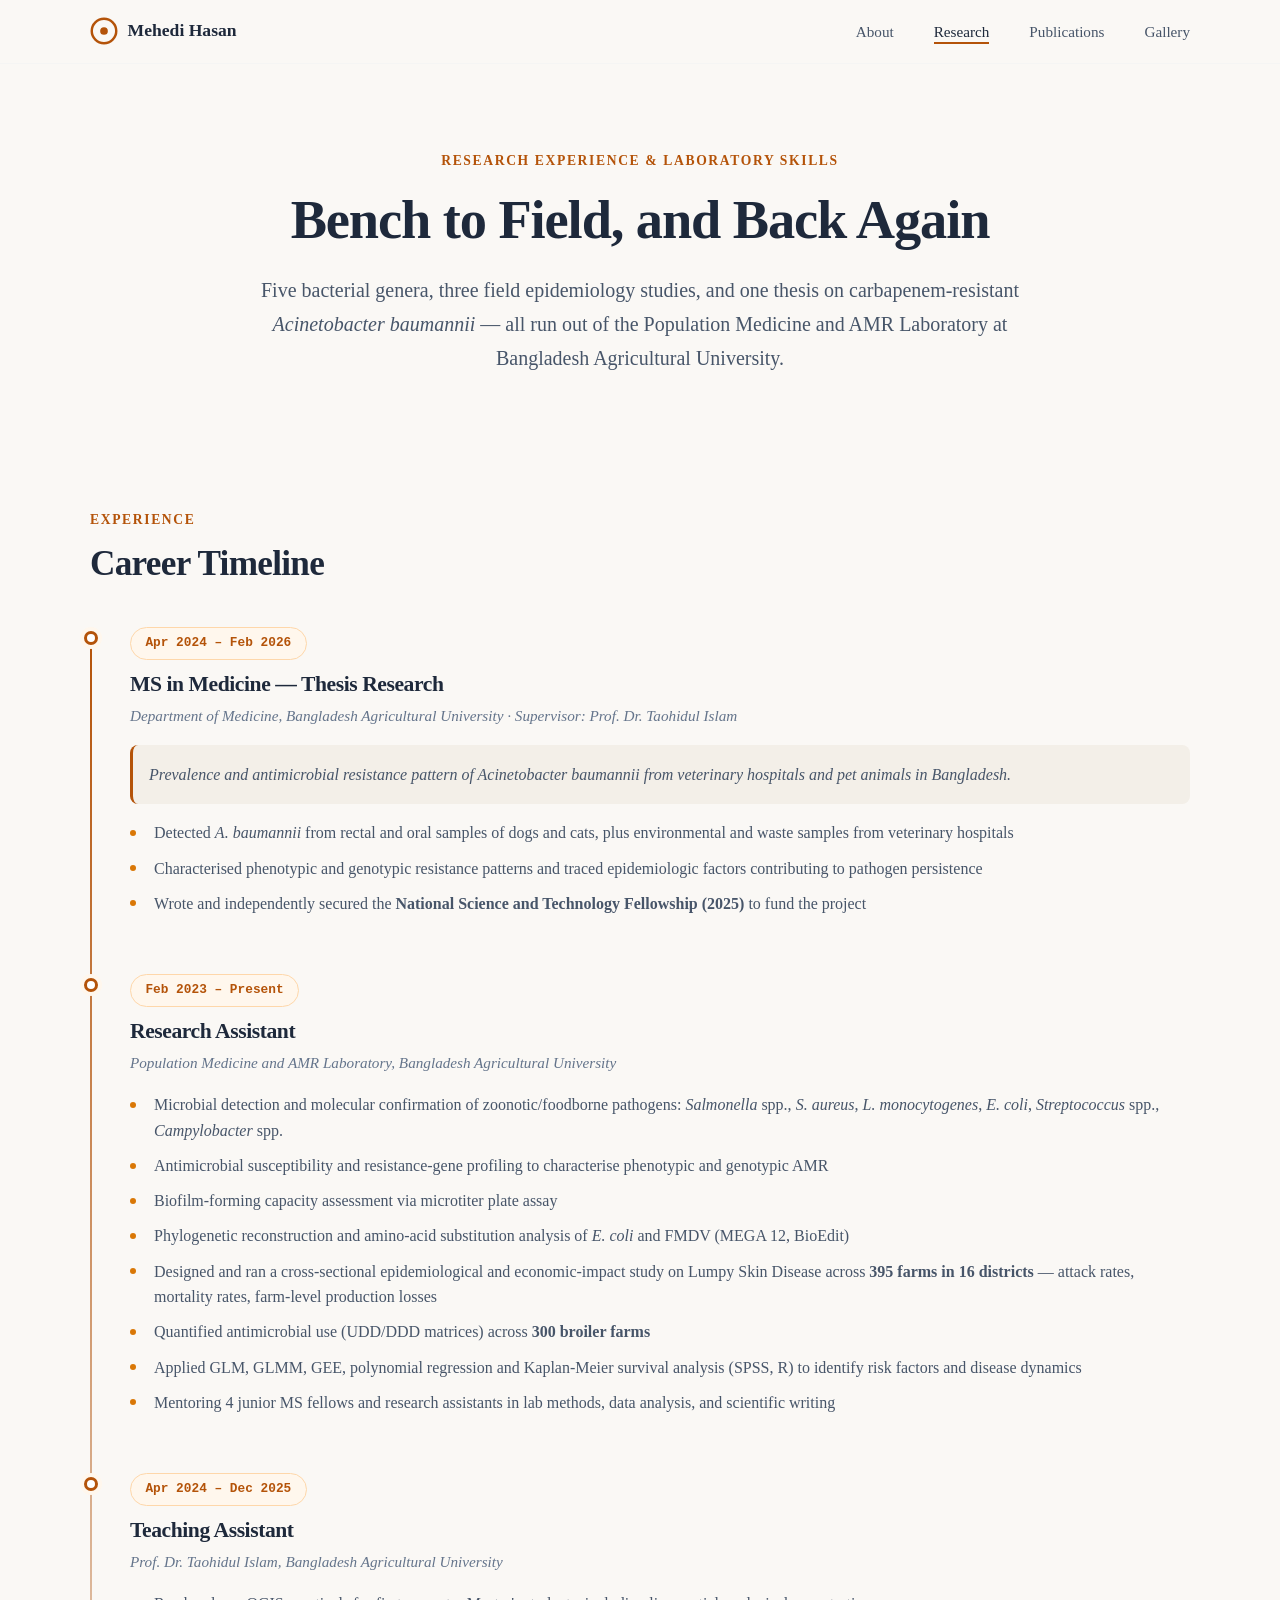
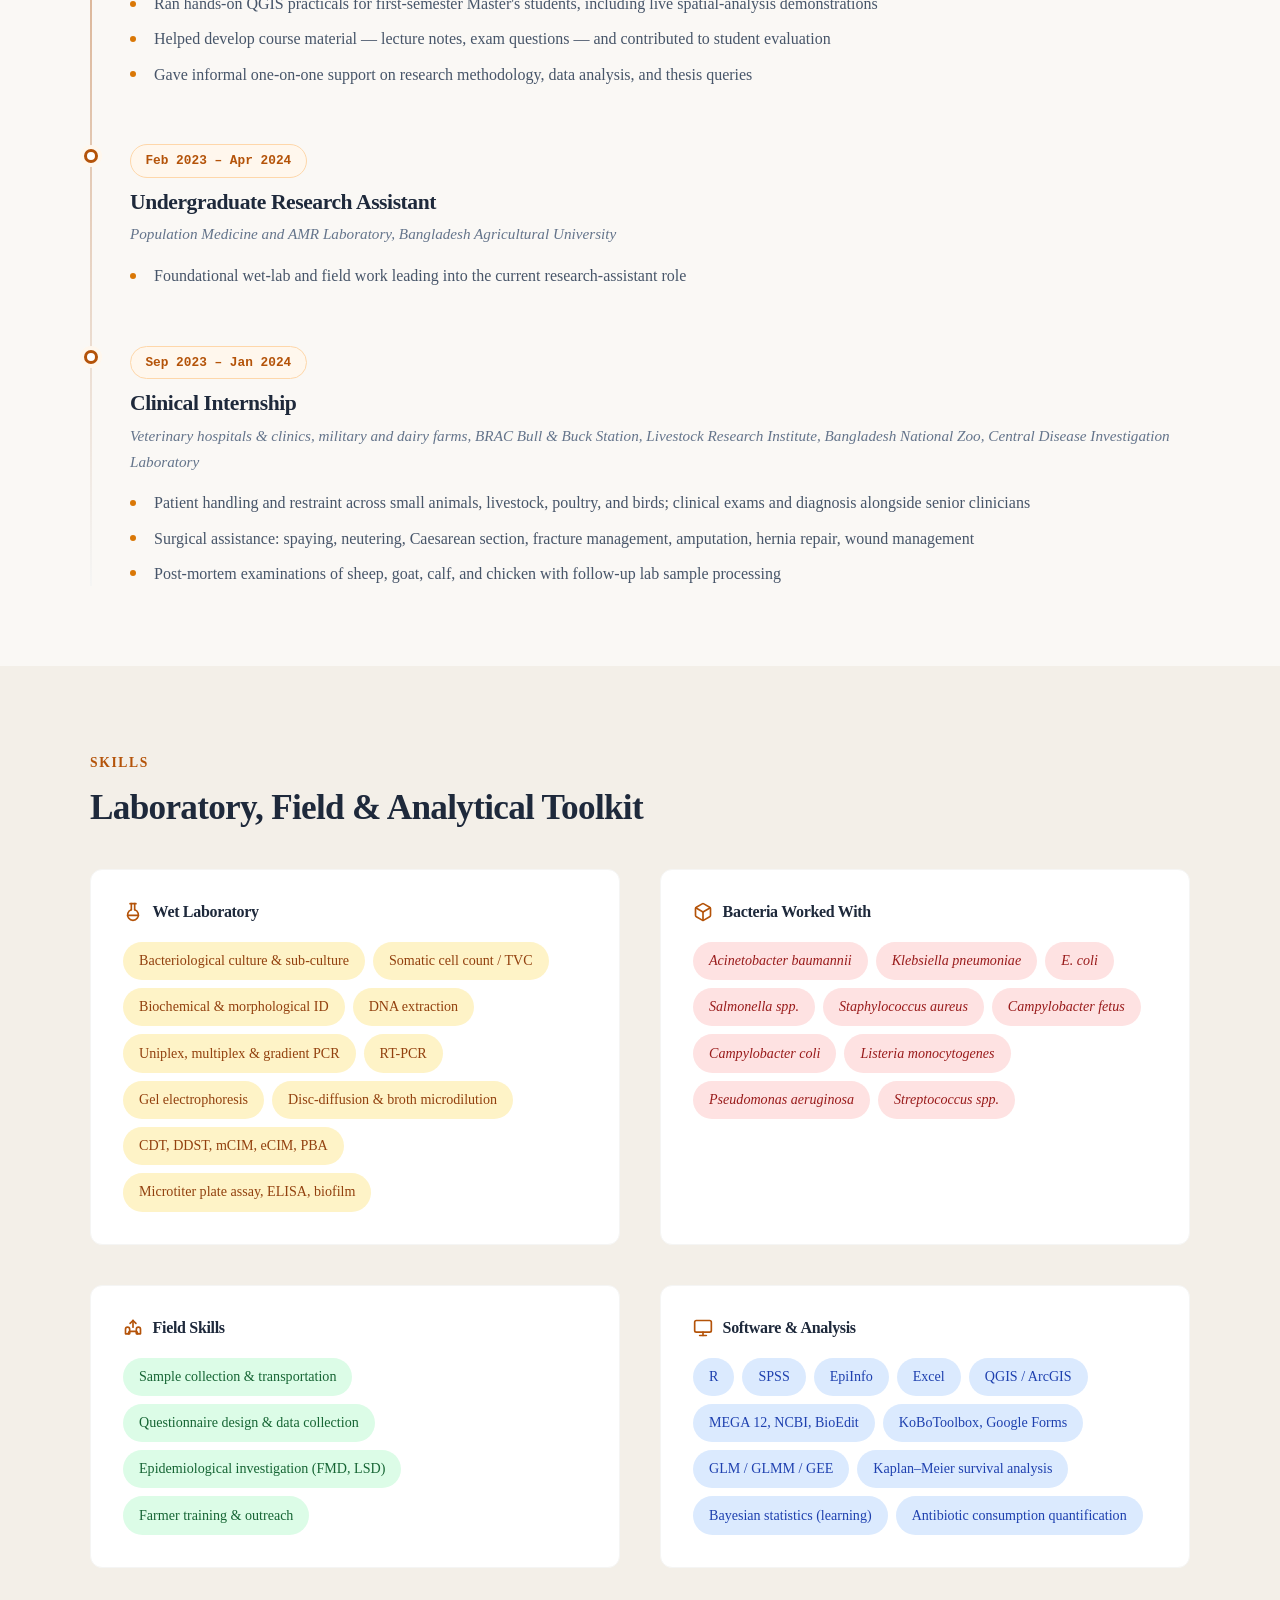
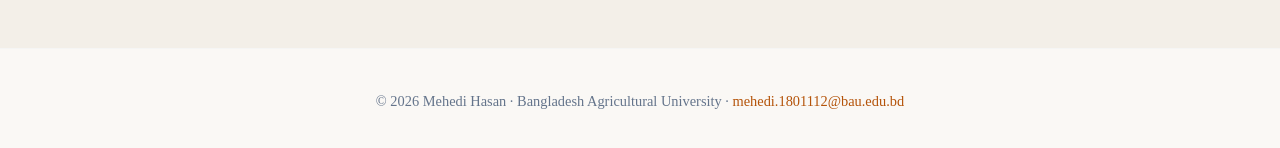
<file: research.html>
<!DOCTYPE html>
<html lang="en">
<head>
<meta charset="UTF-8">
<meta name="viewport" content="width=device-width, initial-scale=1.0">
<title>Research — Mehedi Hasan</title>
<style>
/* ============================================
   DESIGN TOKENS (shared with index.html)
   ============================================ */
:root {
  --bg-primary: #faf8f5;
  --bg-secondary: #f3efe8;
  --bg-card: #ffffff;
  --text-primary: #1e293b;
  --text-secondary: #475569;
  --text-muted: #64748b;
  --accent: #b45309;
  --accent-light: #d97706;
  --accent-bg: #fff7ed;
  --border: #e7e5e4;
  --border-light: #f5f5f4;
  --shadow-sm: 0 1px 2px 0 rgb(0 0 0 / 0.05);
  --shadow: 0 4px 6px -1px rgb(0 0 0 / 0.07), 0 2px 4px -2px rgb(0 0 0 / 0.07);
  --shadow-lg: 0 10px 15px -3px rgb(0 0 0 / 0.08), 0 4px 6px -4px rgb(0 0 0 / 0.08);
  --radius: 12px;
  --radius-sm: 8px;
  --max-width: 1100px;
  --font-sans: "Source Serif 4", Georgia, "Times New Roman", serif;
  --font-mono: "SF Mono", Monaco, "Cascadia Code", monospace;
}

*, *::before, *::after { box-sizing: border-box; margin: 0; padding: 0; }
html { scroll-behavior: smooth; }
body {
  font-family: var(--font-sans);
  font-size: 18px;
  line-height: 1.7;
  color: var(--text-primary);
  background: var(--bg-primary);
  -webkit-font-smoothing: antialiased;
}
img, svg { display: block; max-width: 100%; }
a { color: inherit; text-decoration: none; }
ul { list-style: none; }

h1, h2, h3, h4 {
  font-weight: 600;
  line-height: 1.2;
  letter-spacing: -0.02em;
  color: var(--text-primary);
}
h1 { font-size: clamp(2.4rem, 5vw, 3.4rem); }
h2 { font-size: clamp(1.7rem, 3.5vw, 2.2rem); }
h3 { font-size: clamp(1.15rem, 2vw, 1.35rem); }

.eyebrow {
  display: inline-block;
  font-size: 0.85rem;
  font-weight: 600;
  text-transform: uppercase;
  letter-spacing: 0.12em;
  color: var(--accent);
  margin-bottom: 0.75rem;
}

.lead {
  font-size: 1.25rem;
  line-height: 1.7;
  color: var(--text-secondary);
}

.wrap {
  width: 90%;
  max-width: var(--max-width);
  margin: 0 auto;
}

.section { padding: 5rem 0; }
.section-alt { background: var(--bg-secondary); }

/* ============================================
   NAVIGATION
   ============================================ */
.site-nav {
  position: sticky;
  top: 0;
  z-index: 100;
  background: rgba(250, 248, 245, 0.92);
  backdrop-filter: blur(12px);
  border-bottom: 1px solid var(--border-light);
  padding: 1rem 0;
}
.site-nav .wrap {
  display: flex;
  align-items: center;
  justify-content: space-between;
}
.brand {
  display: flex;
  align-items: center;
  gap: 0.6rem;
  font-weight: 600;
  font-size: 1.1rem;
  color: var(--text-primary);
}
.brand svg { width: 28px; height: 28px; }
.nav-links { display: flex; gap: 2.5rem; }
.nav-links a {
  font-size: 0.95rem;
  font-weight: 500;
  color: var(--text-secondary);
  position: relative;
  padding: 0.25rem 0;
  transition: color 0.2s;
}
.nav-links a::after {
  content: '';
  position: absolute;
  bottom: 0; left: 0;
  width: 0; height: 2px;
  background: var(--accent);
  transition: width 0.3s ease;
}
.nav-links a:hover,
.nav-links a.active { color: var(--text-primary); }
.nav-links a:hover::after,
.nav-links a.active::after { width: 100%; }
.nav-toggle {
  display: none;
  background: none;
  border: 1px solid var(--border);
  padding: 0.5rem 1rem;
  border-radius: var(--radius-sm);
  font-size: 0.9rem;
  cursor: pointer;
  color: var(--text-primary);
}

/* ============================================
   HERO
   ============================================ */
.hero {
  padding: 5rem 0 3rem;
  text-align: center;
}
.hero .wrap { max-width: 780px; }
.hero .eyebrow { margin-bottom: 1rem; }
.hero h1 { margin-bottom: 1.25rem; }
.hero .lead { margin-bottom: 0; }

/* ============================================
   TIMELINE
   ============================================ */
.timeline-section { padding-top: 2rem; }
.timeline {
  position: relative;
  padding-left: 2.5rem;
}
.timeline::before {
  content: '';
  position: absolute;
  left: 0;
  top: 0.5rem;
  bottom: 0;
  width: 2px;
  background: linear-gradient(to bottom, var(--accent), var(--border-light));
}
.timeline-item {
  position: relative;
  padding-bottom: 3.5rem;
}
.timeline-item:last-child { padding-bottom: 0; }
.timeline-item::before {
  content: '';
  position: absolute;
  left: -2.5rem;
  top: 0.35rem;
  width: 14px;
  height: 14px;
  border-radius: 50%;
  background: var(--bg-card);
  border: 3px solid var(--accent);
  transform: translateX(-6px);
  box-shadow: 0 0 0 4px var(--accent-bg);
}
.timeline-date {
  display: inline-block;
  font-family: var(--font-mono);
  font-size: 0.8rem;
  font-weight: 600;
  color: var(--accent);
  background: var(--accent-bg);
  padding: 0.3rem 0.9rem;
  border-radius: 100px;
  margin-bottom: 0.75rem;
  border: 1px solid #fed7aa;
}
.timeline-item h3 {
  margin-bottom: 0.35rem;
  color: var(--text-primary);
}
.timeline-org {
  display: block;
  font-size: 0.95rem;
  color: var(--text-muted);
  margin-bottom: 1rem;
  font-style: italic;
}
.timeline-thesis {
  font-size: 1rem;
  color: var(--text-secondary);
  font-style: italic;
  margin-bottom: 1rem;
  padding: 1rem;
  background: var(--bg-secondary);
  border-radius: var(--radius-sm);
  border-left: 3px solid var(--accent);
}
.timeline-item ul {
  list-style: none;
  display: flex;
  flex-direction: column;
  gap: 0.6rem;
}
.timeline-item ul li {
  position: relative;
  padding-left: 1.5rem;
  font-size: 1rem;
  color: var(--text-secondary);
  line-height: 1.6;
}
.timeline-item ul li::before {
  content: '';
  position: absolute;
  left: 0;
  top: 0.6rem;
  width: 6px;
  height: 6px;
  border-radius: 50%;
  background: var(--accent-light);
}

/* ============================================
   SKILLS
   ============================================ */
.skills-grid {
  display: grid;
  grid-template-columns: 1fr 1fr;
  gap: 2.5rem;
}
.skill-card {
  background: var(--bg-card);
  border: 1px solid var(--border-light);
  border-radius: var(--radius);
  padding: 2rem;
  transition: transform 0.2s, box-shadow 0.2s;
}
.skill-card:hover {
  transform: translateY(-3px);
  box-shadow: var(--shadow-lg);
}
.skill-card h4 {
  font-size: 1rem;
  margin-bottom: 1.25rem;
  display: flex;
  align-items: center;
  gap: 0.6rem;
  color: var(--text-primary);
}
.skill-card h4 svg {
  width: 20px;
  height: 20px;
  color: var(--accent);
  flex-shrink: 0;
}
.tags {
  display: flex;
  flex-wrap: wrap;
  gap: 0.5rem;
}
.tag {
  display: inline-block;
  padding: 0.45rem 1rem;
  border-radius: 100px;
  font-size: 0.88rem;
  font-weight: 500;
  transition: transform 0.15s;
  cursor: default;
}
.tag:hover { transform: scale(1.04); }
.tag-wet { background: #fef3c7; color: #92400e; }
.tag-bacteria { background: #fee2e2; color: #991b1b; font-style: italic; }
.tag-field { background: #dcfce7; color: #166534; }
.tag-software { background: #dbeafe; color: #1e40af; }

/* ============================================
   FOOTER
   ============================================ */
.site-footer {
  border-top: 1px solid var(--border-light);
  padding: 2.5rem 0;
  text-align: center;
}
.site-footer p {
  font-size: 0.9rem;
  color: var(--text-muted);
}
.site-footer a {
  color: var(--accent);
  font-weight: 500;
}

/* ============================================
   ANIMATIONS
   ============================================ */
.fade-in {
  opacity: 0;
  transform: translateY(24px);
  transition: opacity 0.7s ease, transform 0.7s ease;
}
.fade-in.visible {
  opacity: 1;
  transform: translateY(0);
}

/* ============================================
   RESPONSIVE
   ============================================ */
@media (max-width: 900px) {
  .skills-grid { grid-template-columns: 1fr; }
  .timeline { padding-left: 2rem; }
  .timeline-item::before {
    left: -2rem;
    transform: translateX(-5px);
  }
}
@media (max-width: 600px) {
  body { font-size: 16px; }
  .nav-links {
    display: none;
    position: absolute;
    top: 100%; left: 0; right: 0;
    background: var(--bg-primary);
    border-bottom: 1px solid var(--border);
    padding: 1rem;
    flex-direction: column;
    gap: 1rem;
  }
  .nav-links.open { display: flex; }
  .nav-toggle { display: block; }
  .section { padding: 3rem 0; }
  .hero { padding: 3rem 0 2rem; }
  .timeline { padding-left: 1.5rem; }
  .timeline-item::before {
    left: -1.5rem;
    width: 12px; height: 12px;
    transform: translateX(-5px);
  }
  .skill-card { padding: 1.5rem; }
}
</style>
</head>
<body>

<!-- NAVIGATION -->
<nav class="site-nav">
  <div class="wrap">
    <a href="index.html" class="brand">
      <svg width="28" height="28" viewBox="0 0 16 16" aria-hidden="true">
        <circle cx="8" cy="8" r="7" fill="none" stroke="#b45309" stroke-width="1.4"/>
        <circle cx="8" cy="8" r="2.2" fill="#b45309"/>
      </svg>
      Mehedi Hasan
    </a>
    <button class="nav-toggle" aria-expanded="false" aria-controls="navlinks" onclick="const l=document.getElementById('navlinks'); const open=l.classList.toggle('open'); this.setAttribute('aria-expanded', open);">Menu</button>
    <ul class="nav-links" id="navlinks">
      <li><a href="index.html">About</a></li>
      <li><a href="research.html" class="active">Research</a></li>
      <li><a href="publications.html">Publications</a></li>
      <li><a href="gallery.html">Gallery</a></li>
    </ul>
  </div>
</nav>

<!-- HERO -->
<header class="hero">
  <div class="wrap fade-in">
    <span class="eyebrow">Research Experience &amp; Laboratory Skills</span>
    <h1>Bench to Field, and Back Again</h1>
    <p class="lead">Five bacterial genera, three field epidemiology studies, and one thesis on carbapenem-resistant <em>Acinetobacter baumannii</em> — all run out of the Population Medicine and AMR Laboratory at Bangladesh Agricultural University.</p>
  </div>
</header>

<!-- TIMELINE -->
<section class="section">
  <div class="wrap">
    <span class="eyebrow fade-in">Experience</span>
    <h2 class="fade-in" style="margin-bottom: 2.5rem;">Career Timeline</h2>
    <div class="timeline">

      <div class="timeline-item fade-in">
        <span class="timeline-date">Apr 2024 – Feb 2026</span>
        <h3>MS in Medicine — Thesis Research</h3>
        <span class="timeline-org">Department of Medicine, Bangladesh Agricultural University · Supervisor: Prof. Dr. Taohidul Islam</span>
        <p class="timeline-thesis"><em>Prevalence and antimicrobial resistance pattern of Acinetobacter baumannii from veterinary hospitals and pet animals in Bangladesh.</em></p>
        <ul>
          <li>Detected <em>A. baumannii</em> from rectal and oral samples of dogs and cats, plus environmental and waste samples from veterinary hospitals</li>
          <li>Characterised phenotypic and genotypic resistance patterns and traced epidemiologic factors contributing to pathogen persistence</li>
          <li>Wrote and independently secured the <strong>National Science and Technology Fellowship (2025)</strong> to fund the project</li>
        </ul>
      </div>

      <div class="timeline-item fade-in">
        <span class="timeline-date">Feb 2023 – Present</span>
        <h3>Research Assistant</h3>
        <span class="timeline-org">Population Medicine and AMR Laboratory, Bangladesh Agricultural University</span>
        <ul>
          <li>Microbial detection and molecular confirmation of zoonotic/foodborne pathogens: <em>Salmonella</em> spp., <em>S. aureus</em>, <em>L. monocytogenes</em>, <em>E. coli</em>, <em>Streptococcus</em> spp., <em>Campylobacter</em> spp.</li>
          <li>Antimicrobial susceptibility and resistance-gene profiling to characterise phenotypic and genotypic AMR</li>
          <li>Biofilm-forming capacity assessment via microtiter plate assay</li>
          <li>Phylogenetic reconstruction and amino-acid substitution analysis of <em>E. coli</em> and FMDV (MEGA 12, BioEdit)</li>
          <li>Designed and ran a cross-sectional epidemiological and economic-impact study on Lumpy Skin Disease across <strong>395 farms in 16 districts</strong> — attack rates, mortality rates, farm-level production losses</li>
          <li>Quantified antimicrobial use (UDD/DDD matrices) across <strong>300 broiler farms</strong></li>
          <li>Applied GLM, GLMM, GEE, polynomial regression and Kaplan-Meier survival analysis (SPSS, R) to identify risk factors and disease dynamics</li>
          <li>Mentoring 4 junior MS fellows and research assistants in lab methods, data analysis, and scientific writing</li>
        </ul>
      </div>

      <div class="timeline-item fade-in">
        <span class="timeline-date">Apr 2024 – Dec 2025</span>
        <h3>Teaching Assistant</h3>
        <span class="timeline-org">Prof. Dr. Taohidul Islam, Bangladesh Agricultural University</span>
        <ul>
          <li>Ran hands-on QGIS practicals for first-semester Master's students, including live spatial-analysis demonstrations</li>
          <li>Helped develop course material — lecture notes, exam questions — and contributed to student evaluation</li>
          <li>Gave informal one-on-one support on research methodology, data analysis, and thesis queries</li>
        </ul>
      </div>

      <div class="timeline-item fade-in">
        <span class="timeline-date">Feb 2023 – Apr 2024</span>
        <h3>Undergraduate Research Assistant</h3>
        <span class="timeline-org">Population Medicine and AMR Laboratory, Bangladesh Agricultural University</span>
        <ul>
          <li>Foundational wet-lab and field work leading into the current research-assistant role</li>
        </ul>
      </div>

      <div class="timeline-item fade-in">
        <span class="timeline-date">Sep 2023 – Jan 2024</span>
        <h3>Clinical Internship</h3>
        <span class="timeline-org">Veterinary hospitals &amp; clinics, military and dairy farms, BRAC Bull &amp; Buck Station, Livestock Research Institute, Bangladesh National Zoo, Central Disease Investigation Laboratory</span>
        <ul>
          <li>Patient handling and restraint across small animals, livestock, poultry, and birds; clinical exams and diagnosis alongside senior clinicians</li>
          <li>Surgical assistance: spaying, neutering, Caesarean section, fracture management, amputation, hernia repair, wound management</li>
          <li>Post-mortem examinations of sheep, goat, calf, and chicken with follow-up lab sample processing</li>
        </ul>
      </div>

    </div>
  </div>
</section>

<!-- SKILLS -->
<section class="section section-alt">
  <div class="wrap">
    <span class="eyebrow fade-in">Skills</span>
    <h2 class="fade-in" style="margin-bottom: 2.5rem;">Laboratory, Field &amp; Analytical Toolkit</h2>

    <div class="skills-grid">
      <div class="skill-card fade-in">
        <h4>
          <svg viewBox="0 0 24 24" fill="none" stroke="currentColor" stroke-width="2" stroke-linecap="round" stroke-linejoin="round"><path d="M10 2v7.31"/><path d="M14 2v7.31"/><path d="M8.5 2h7"/><path d="M14 9.3a6.5 6.5 0 1 1-4 0"/><path d="M5.52 16h12.96"/></svg>
          Wet Laboratory
        </h4>
        <div class="tags">
          <span class="tag tag-wet">Bacteriological culture &amp; sub-culture</span>
          <span class="tag tag-wet">Somatic cell count / TVC</span>
          <span class="tag tag-wet">Biochemical &amp; morphological ID</span>
          <span class="tag tag-wet">DNA extraction</span>
          <span class="tag tag-wet">Uniplex, multiplex &amp; gradient PCR</span>
          <span class="tag tag-wet">RT-PCR</span>
          <span class="tag tag-wet">Gel electrophoresis</span>
          <span class="tag tag-wet">Disc-diffusion &amp; broth microdilution</span>
          <span class="tag tag-wet">CDT, DDST, mCIM, eCIM, PBA</span>
          <span class="tag tag-wet">Microtiter plate assay, ELISA, biofilm</span>
        </div>
      </div>

      <div class="skill-card fade-in">
        <h4>
          <svg viewBox="0 0 24 24" fill="none" stroke="currentColor" stroke-width="2" stroke-linecap="round" stroke-linejoin="round"><path d="M21 16V8a2 2 0 0 0-1-1.73l-7-4a2 2 0 0 0-2 0l-7 4A2 2 0 0 0 3 8v8a2 2 0 0 0 1 1.73l7 4a2 2 0 0 0 2 0l7-4A2 2 0 0 0 21 16z"/><polyline points="3.27 6.96 12 12.01 20.73 6.96"/><line x1="12" y1="22.08" x2="12" y2="12"/></svg>
          Bacteria Worked With
        </h4>
        <div class="tags">
          <span class="tag tag-bacteria"><em>Acinetobacter baumannii</em></span>
          <span class="tag tag-bacteria"><em>Klebsiella pneumoniae</em></span>
          <span class="tag tag-bacteria"><em>E. coli</em></span>
          <span class="tag tag-bacteria"><em>Salmonella</em> spp.</span>
          <span class="tag tag-bacteria"><em>Staphylococcus aureus</em></span>
          <span class="tag tag-bacteria"><em>Campylobacter fetus</em></span>
          <span class="tag tag-bacteria"><em>Campylobacter coli</em></span>
          <span class="tag tag-bacteria"><em>Listeria monocytogenes</em></span>
          <span class="tag tag-bacteria"><em>Pseudomonas aeruginosa</em></span>
          <span class="tag tag-bacteria"><em>Streptococcus</em> spp.</span>
        </div>
      </div>

      <div class="skill-card fade-in">
        <h4>
          <svg viewBox="0 0 24 24" fill="none" stroke="currentColor" stroke-width="2" stroke-linecap="round" stroke-linejoin="round"><path d="M17.5 19c0-1.7-1.3-3-3-3h-5c-1.7 0-3 1.3-3 3"/><path d="M17.5 19H21v-5.5c0-1.4-1.1-2.5-2.5-2.5S16 12.1 16 13.5V19h1.5z"/><path d="M6.5 19H3v-5.5C3 12.1 4.1 11 5.5 11S8 12.1 8 13.5V19H6.5z"/><path d="M12 11V3"/><path d="M12 3L8.5 6.5"/><path d="M12 3l3.5 3.5"/></svg>
          Field Skills
        </h4>
        <div class="tags">
          <span class="tag tag-field">Sample collection &amp; transportation</span>
          <span class="tag tag-field">Questionnaire design &amp; data collection</span>
          <span class="tag tag-field">Epidemiological investigation (FMD, LSD)</span>
          <span class="tag tag-field">Farmer training &amp; outreach</span>
        </div>
      </div>

      <div class="skill-card fade-in">
        <h4>
          <svg viewBox="0 0 24 24" fill="none" stroke="currentColor" stroke-width="2" stroke-linecap="round" stroke-linejoin="round"><rect x="2" y="3" width="20" height="14" rx="2" ry="2"/><line x1="8" y1="21" x2="16" y2="21"/><line x1="12" y1="17" x2="12" y2="21"/></svg>
          Software &amp; Analysis
        </h4>
        <div class="tags">
          <span class="tag tag-software">R</span>
          <span class="tag tag-software">SPSS</span>
          <span class="tag tag-software">EpiInfo</span>
          <span class="tag tag-software">Excel</span>
          <span class="tag tag-software">QGIS / ArcGIS</span>
          <span class="tag tag-software">MEGA 12, NCBI, BioEdit</span>
          <span class="tag tag-software">KoBoToolbox, Google Forms</span>
          <span class="tag tag-software">GLM / GLMM / GEE</span>
          <span class="tag tag-software">Kaplan–Meier survival analysis</span>
          <span class="tag tag-software">Bayesian statistics (learning)</span>
          <span class="tag tag-software">Antibiotic consumption quantification</span>
        </div>
      </div>
    </div>
  </div>
</section>

<!-- FOOTER -->
<footer class="site-footer">
  <div class="wrap">
    <p>© 2026 Mehedi Hasan · Bangladesh Agricultural University · <a href="mailto:mehedi.1801112@bau.edu.bd">mehedi.1801112@bau.edu.bd</a></p>
  </div>
</footer>

<!-- SCROLL ANIMATIONS -->
<script>
const observer = new IntersectionObserver((entries) => {
  entries.forEach(entry => {
    if (entry.isIntersecting) entry.target.classList.add('visible');
  });
}, { threshold: 0.1 });
document.querySelectorAll('.fade-in').forEach(el => observer.observe(el));
</script>

</body>
</html>
</file>
